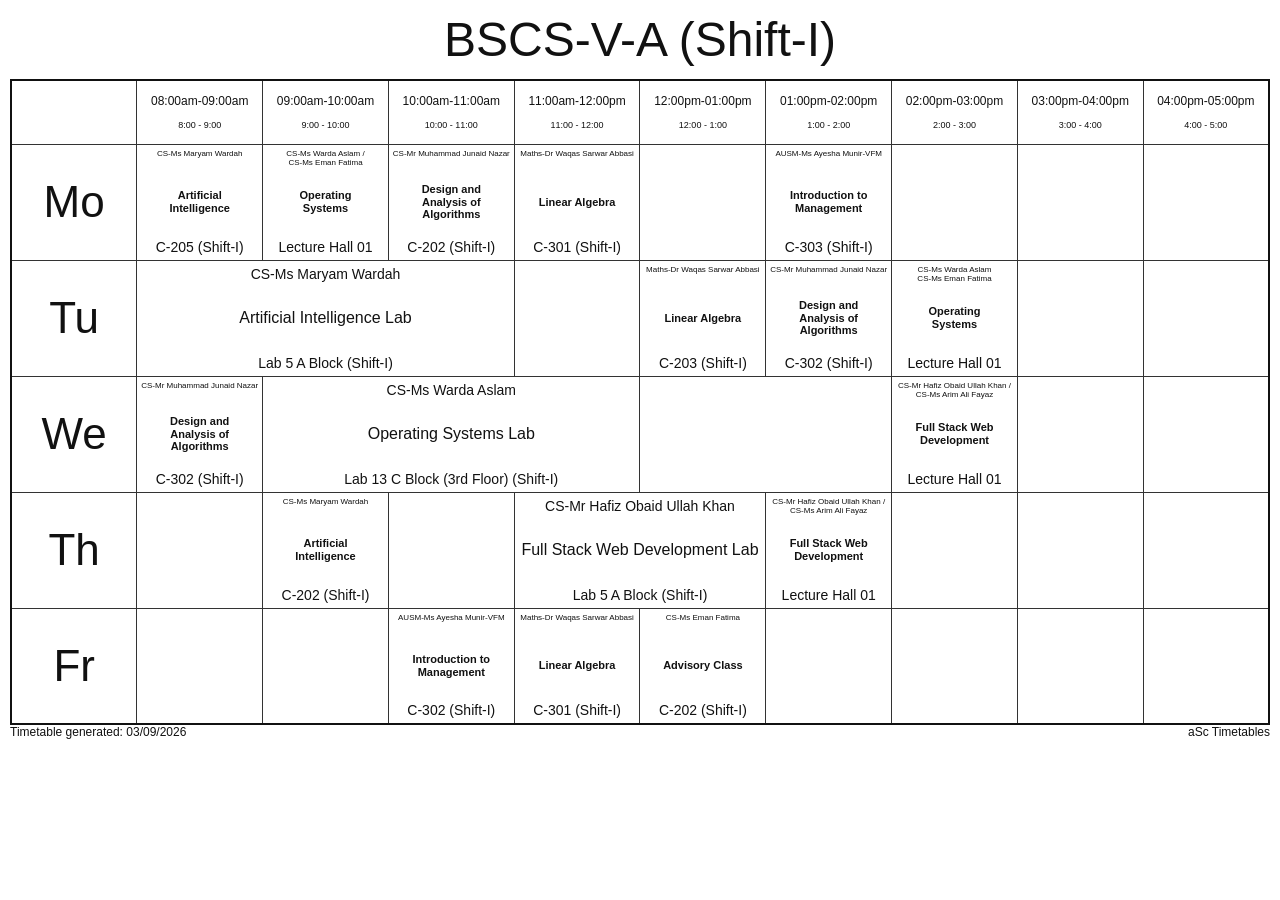
<file: Task - 1 - Timetable/index.html>
<!doctype html>
<html lang="en">
<head>
  <meta charset="utf-8">
  <meta name="viewport" content="width=device-width, initial-scale=1">
  <title>BScS-V-A (Shift-I) Timetable</title>
  <link rel="stylesheet" href="style.css">
</head>
<body>
  <main class="page">
    <h1>BSCS-V-A <span>(Shift-I)</span></h1>
    <div class="table-wrap">
      <table aria-label="Weekly class timetable">
        <thead>
          <tr class="time-row">
            <th class="day-heading"><span class="university">Air Uni</span></th>
            <th>08:00am-09:00am<small>8:00 - 9:00</small></th>
            <th>09:00am-10:00am<small>9:00 - 10:00</small></th>
            <th>10:00am-11:00am<small>10:00 - 11:00</small></th>
            <th>11:00am-12:00pm<small>11:00 - 12:00</small></th>
            <th>12:00pm-01:00pm<small>12:00 - 1:00</small></th>
            <th>01:00pm-02:00pm<small>1:00 - 2:00</small></th>
            <th>02:00pm-03:00pm<small>2:00 - 3:00</small></th>
            <th>03:00pm-04:00pm<small>3:00 - 4:00</small></th>
            <th>04:00pm-05:00pm<small>4:00 - 5:00</small></th>
          </tr>
        </thead>
        <tbody>
          <tr>
            <th class="day">Mo</th>
            <td><div class="teacher">CS-Ms Maryam Wardah</div><b>Artificial<br>Intelligence</b><span class="room">C-205 (Shift-I)</span></td>
            <td><div class="teacher">CS-Ms Warda Aslam /<br>CS-Ms Eman Fatima</div><b>Operating<br>Systems</b><span class="room">Lecture Hall 01</span></td>
            <td><div class="teacher">CS-Mr Muhammad Junaid Nazar</div><b>Design and<br>Analysis of<br>Algorithms</b><span class="room">C-202 (Shift-I)</span></td>
            <td><div class="teacher">Maths-Dr Waqas Sarwar Abbasi</div><b>Linear Algebra</b><span class="room">C-301 (Shift-I)</span></td>
            <td></td>
            <td><div class="teacher">AUSM-Ms Ayesha Munir-VFM</div><b>Introduction to<br>Management</b><span class="room">C-303 (Shift-I)</span></td>
            <td></td><td></td><td></td>
          </tr>
          <tr>
            <th class="day">Tu</th>
            <td colspan="3" class="lab"><div class="teacher">CS-Ms Maryam Wardah</div><b>Artificial Intelligence Lab</b><span class="room">Lab 5 A Block (Shift-I)</span></td>
            <td></td>
            <td><div class="teacher">Maths-Dr Waqas Sarwar Abbasi</div><b>Linear Algebra</b><span class="room">C-203 (Shift-I)</span></td>
            <td><div class="teacher">CS-Mr Muhammad Junaid Nazar</div><b>Design and<br>Analysis of<br>Algorithms</b><span class="room">C-302 (Shift-I)</span></td>
            <td><div class="teacher">CS-Ms Warda Aslam<br>CS-Ms Eman Fatima</div><b>Operating<br>Systems</b><span class="room">Lecture Hall 01</span></td><td></td><td></td>
          </tr>
          <tr>
            <th class="day">We</th>
            <td><div class="teacher">CS-Mr Muhammad Junaid Nazar</div><b>Design and<br>Analysis of<br>Algorithms</b><span class="room">C-302 (Shift-I)</span></td>
            <td colspan="3" class="lab"><div class="teacher">CS-Ms Warda Aslam</div><b>Operating Systems Lab</b><span class="room">Lab 13 C Block (3rd Floor) (Shift-I)</span></td>
            <td colspan="2"></td>
            <td><div class="teacher">CS-Mr Hafiz Obaid Ullah Khan / CS-Ms Arim Ali Fayaz</div><b>Full Stack Web<br>Development</b><span class="room">Lecture Hall 01</span></td><td></td><td></td>
          </tr>
          <tr>
            <th class="day">Th</th>
            <td></td>
            <td><div class="teacher">CS-Ms Maryam Wardah</div><b>Artificial<br>Intelligence</b><span class="room">C-202 (Shift-I)</span></td>
            <td></td>
            <td colspan="2" class="lab"><div class="teacher">CS-Mr Hafiz Obaid Ullah Khan</div><b>Full Stack Web Development Lab</b><span class="room">Lab 5 A Block (Shift-I)</span></td>
            <td><div class="teacher">CS-Mr Hafiz Obaid Ullah Khan / CS-Ms Arim Ali Fayaz</div><b>Full Stack Web<br>Development</b><span class="room">Lecture Hall 01</span></td><td></td><td></td>
          </tr>
          <tr>
            <th class="day">Fr</th>
            <td></td><td></td>
            <td><div class="teacher">AUSM-Ms Ayesha Munir-VFM</div><b>Introduction to<br>Management</b><span class="room">C-302 (Shift-I)</span></td>
            <td><div class="teacher">Maths-Dr Waqas Sarwar Abbasi</div><b>Linear Algebra</b><span class="room">C-301 (Shift-I)</span></td>
            <td><div class="teacher">CS-Ms Eman Fatima</div><b>Advisory Class</b><span class="room">C-202 (Shift-I)</span></td>
            <td></td><td></td><td></td><td></td>
          </tr>
        </tbody>
      </table>
    </div>
    <footer><span>Timetable generated: 03/09/2026</span><span>aSc Timetables</span></footer>
  </main>
</body>
</html>
</file>
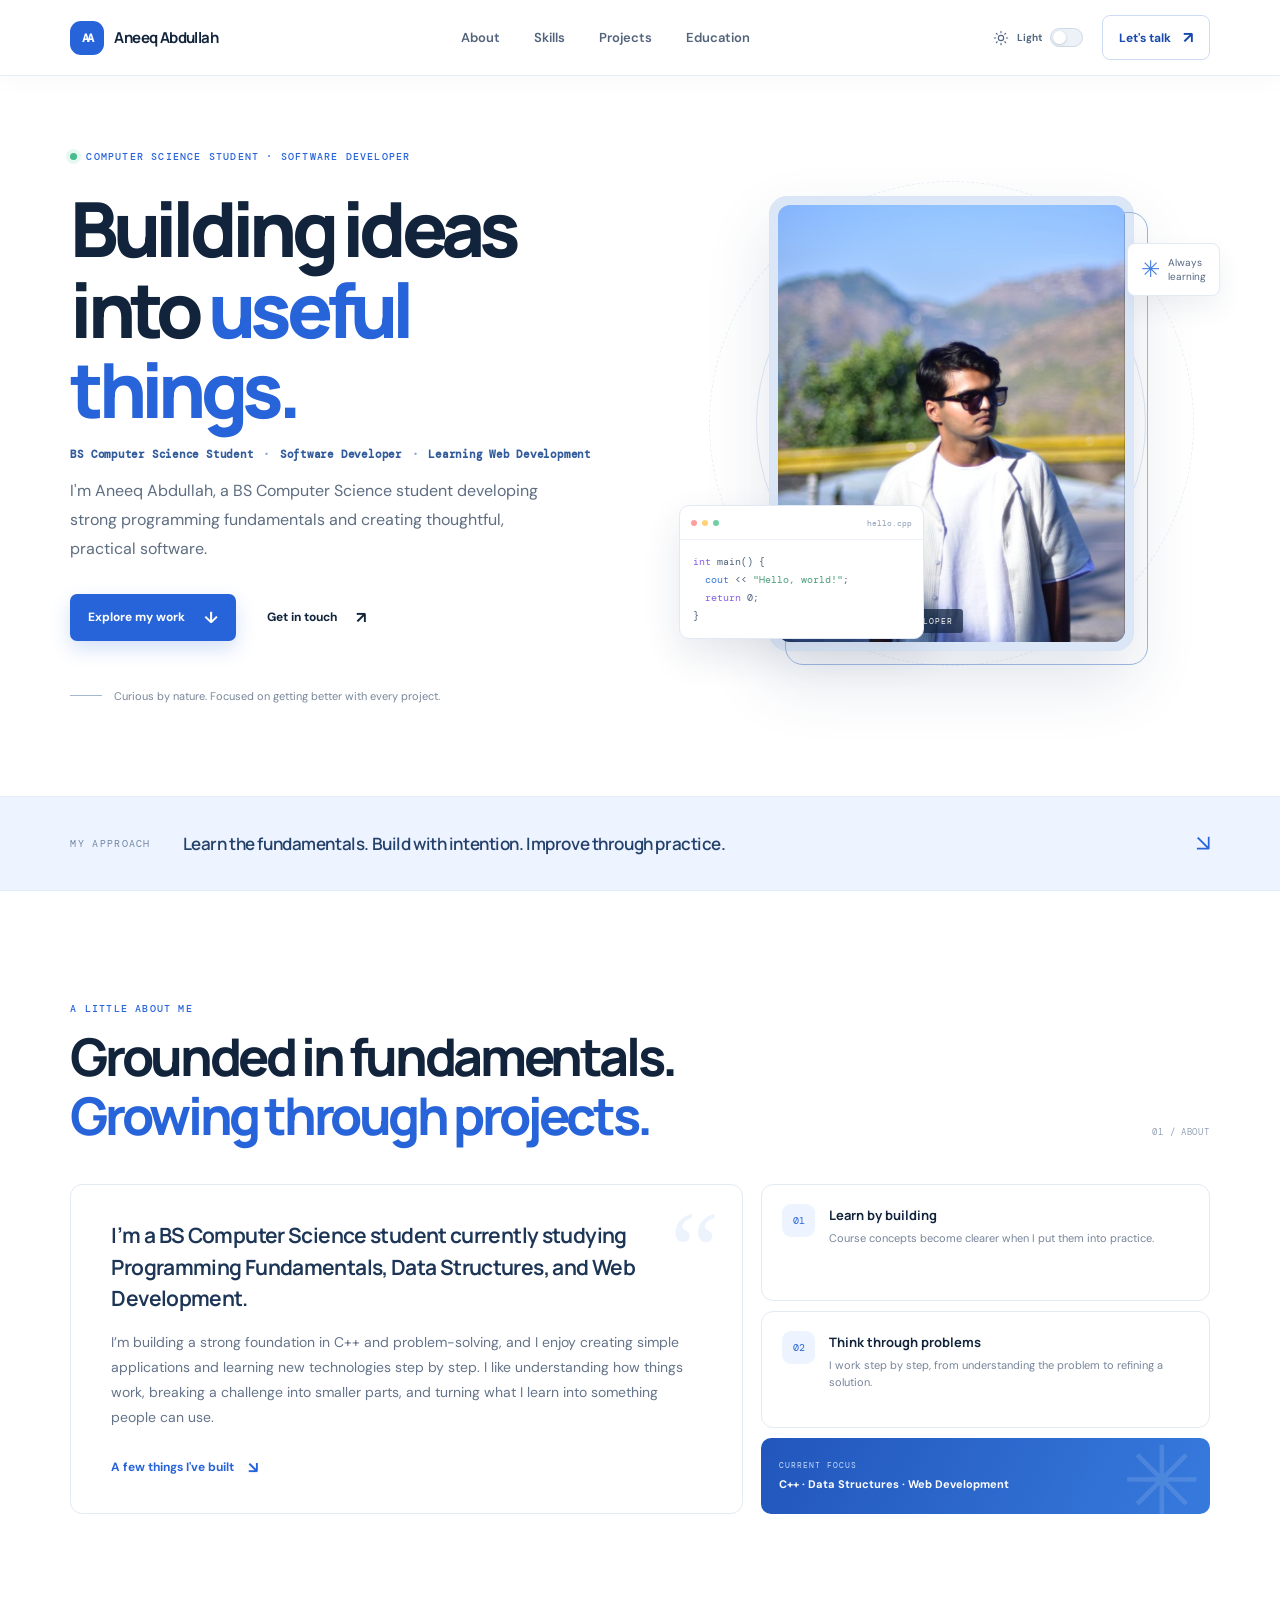
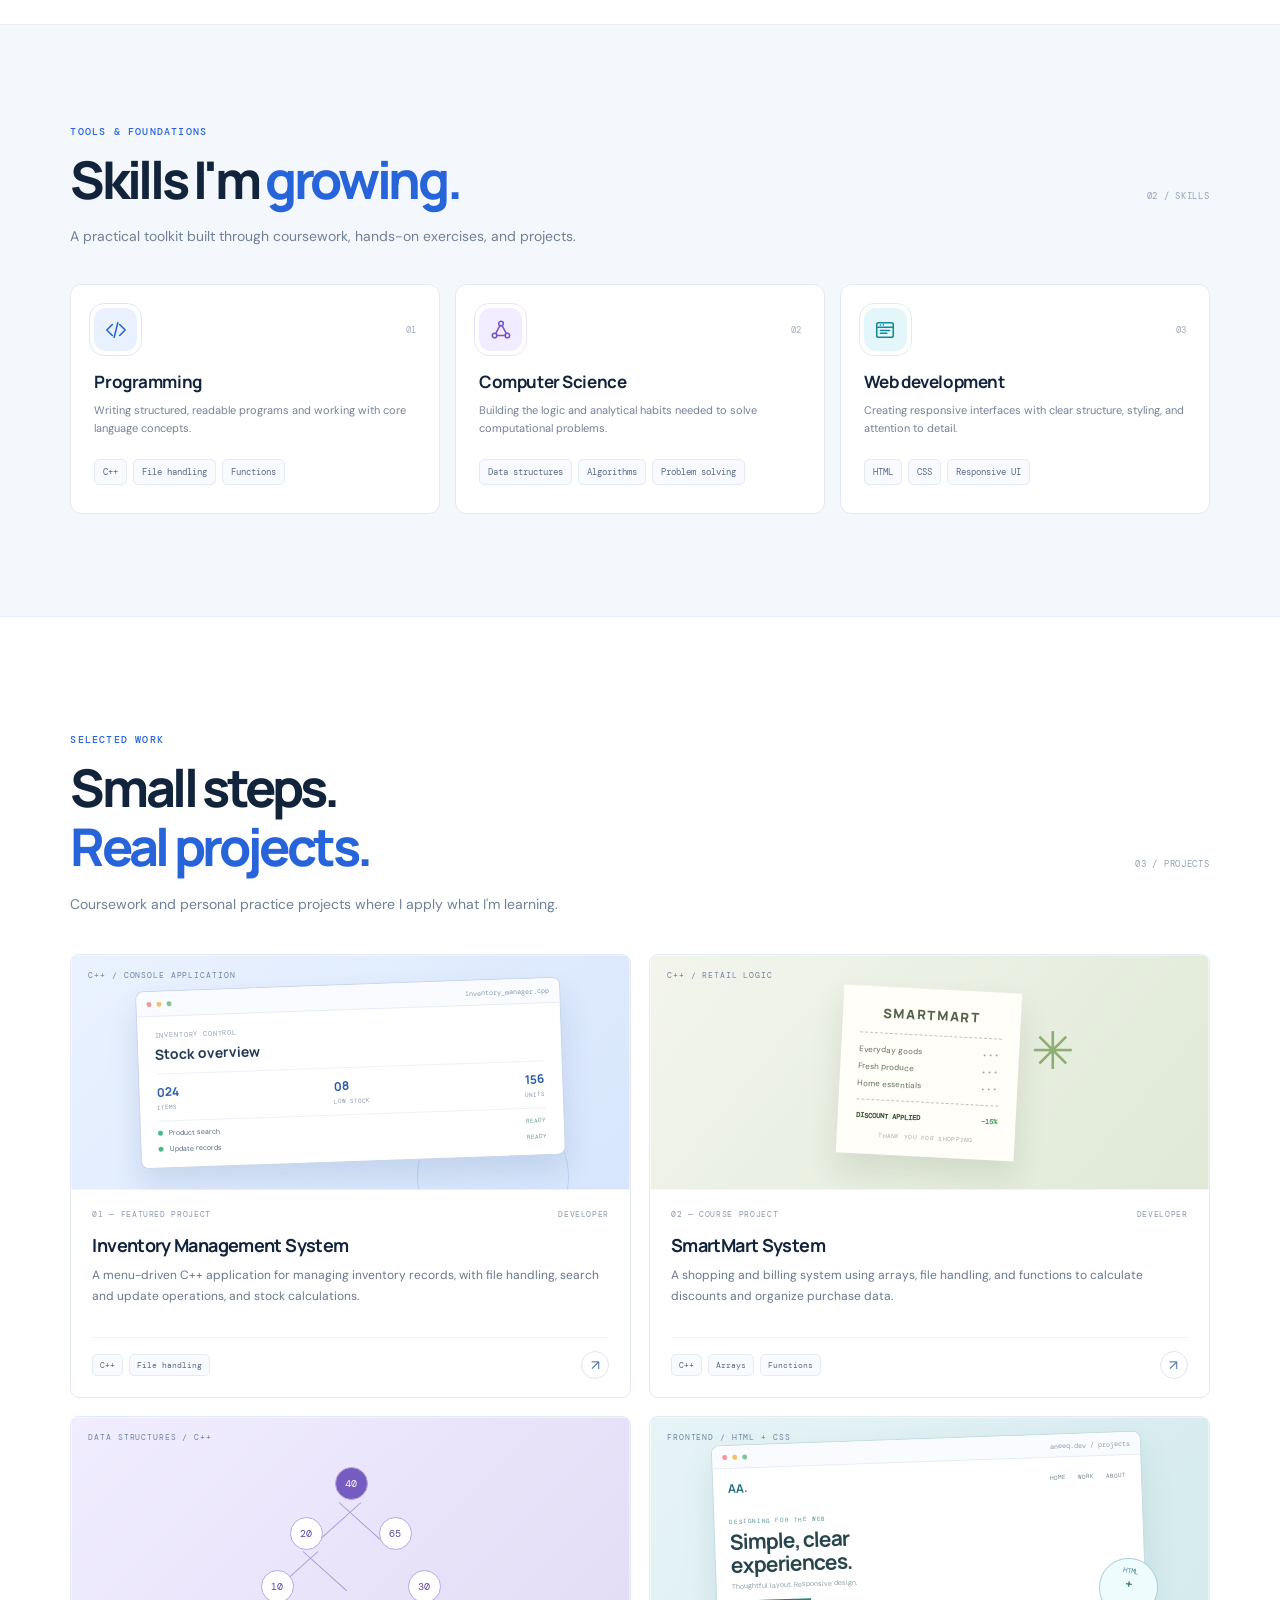
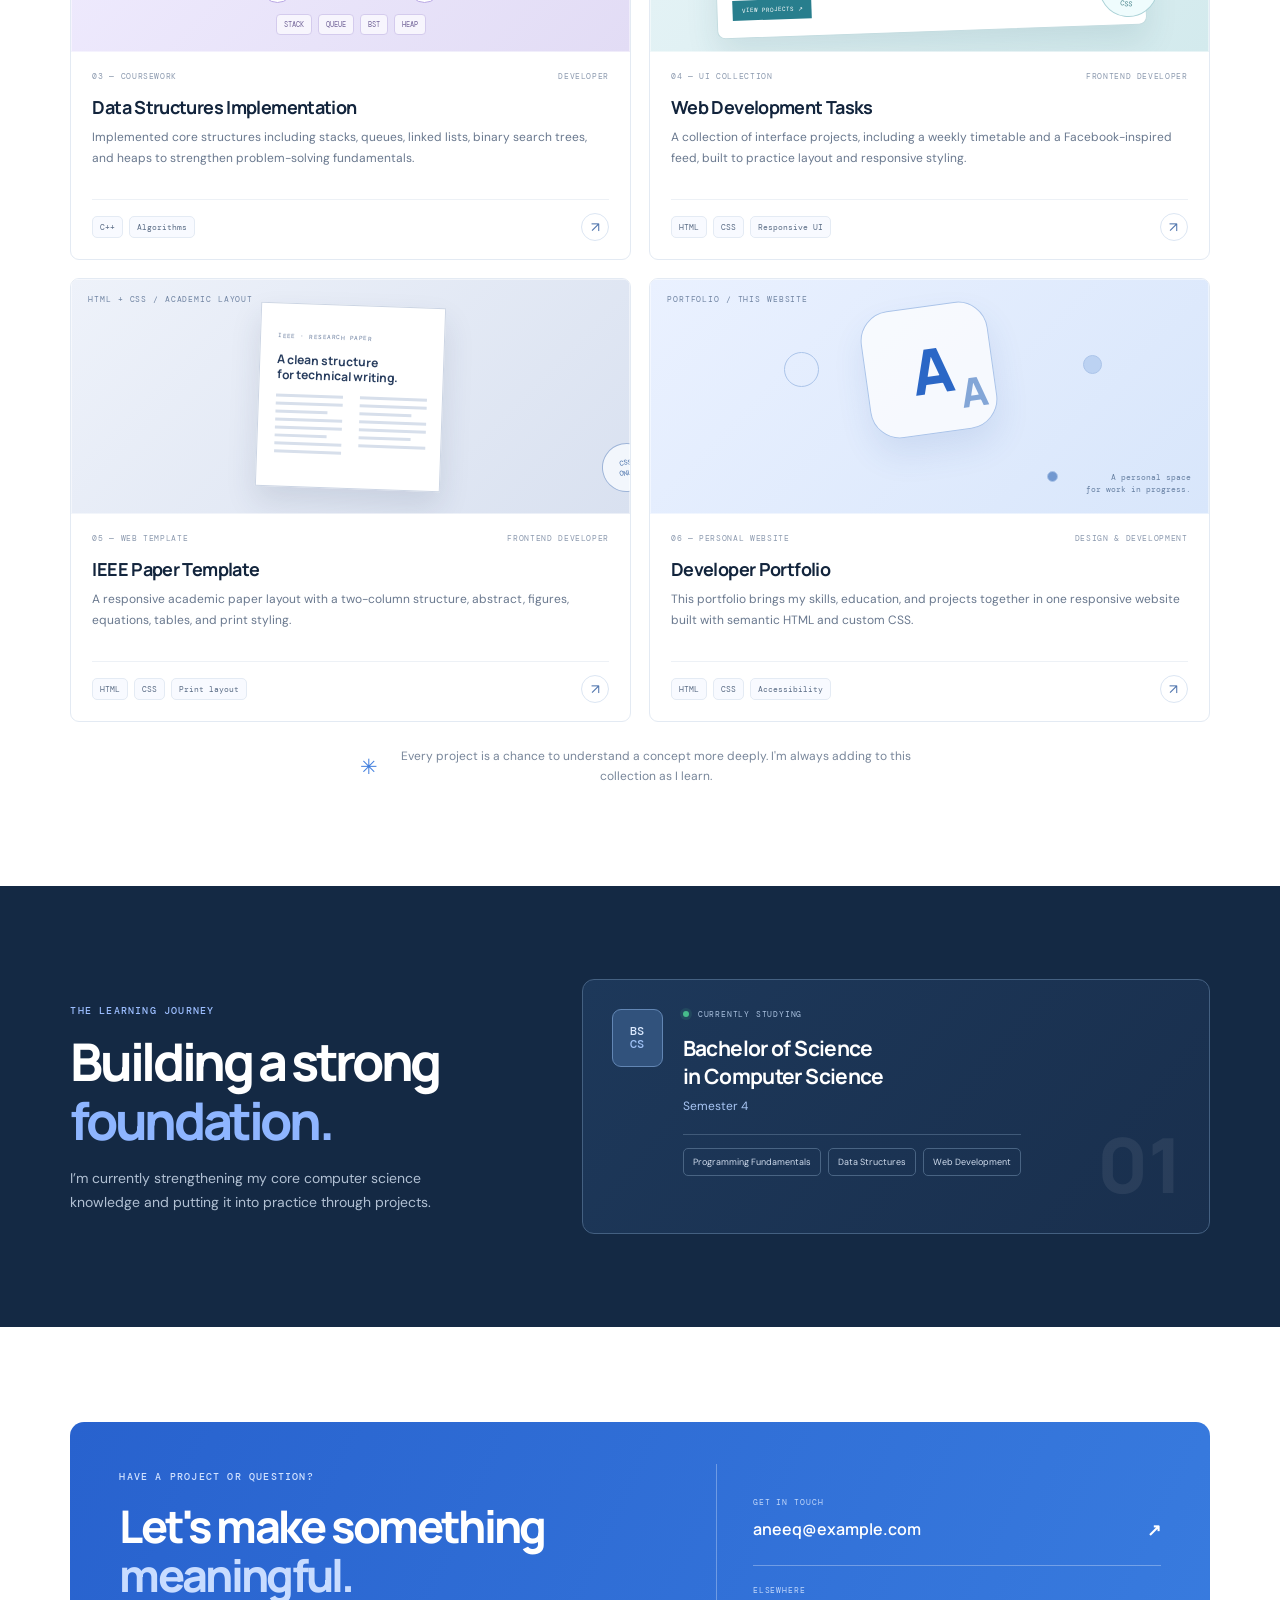
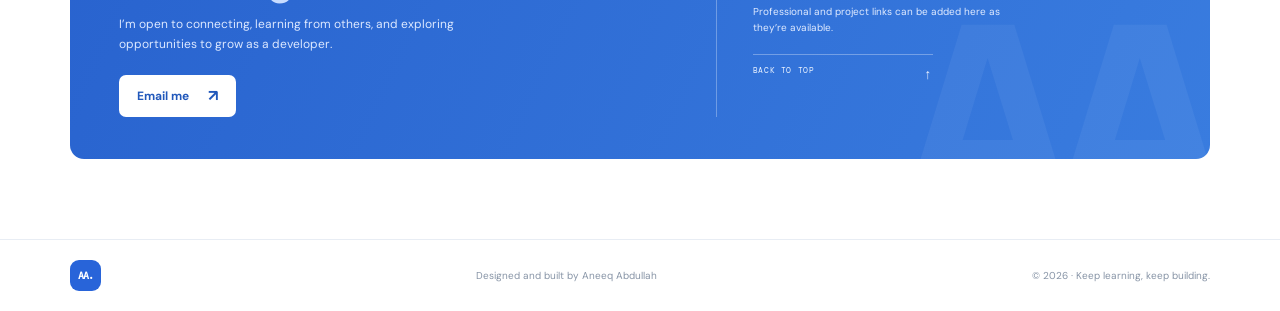
<file: Task - 3 - Portfolio/index.html>
<!doctype html>
<html lang="en">
<head>
  <meta charset="utf-8">
  <meta name="viewport" content="width=device-width, initial-scale=1">
  <meta name="description" content="Aneeq Abdullah's software development and computer science portfolio.">
  <title>Aneeq Abdullah | Software Developer</title>
  <link rel="stylesheet" href="style.css">
</head>
<body>
  <input class="theme-checkbox" type="checkbox" id="theme-toggle" aria-label="Toggle dark mode">
  <div class="portfolio-site">
  <header class="site-header">
    <a class="wordmark" href="#home" aria-label="Aneeq Abdullah home"><span>AA</span><strong>Aneeq Abdullah</strong></a>
    <nav class="main-nav" aria-label="Main navigation">
      <a href="#about">About</a><a href="#skills">Skills</a><a href="#projects">Projects</a><a href="#education">Education</a>
    </nav>
    <div class="header-actions"><label class="theme-toggle" for="theme-toggle" title="Switch color theme"><svg class="theme-sun" viewBox="0 0 24 24" aria-hidden="true"><circle cx="12" cy="12" r="4"/><path d="M12 2v2m0 16v2M4.93 4.93l1.42 1.42m11.3 11.3 1.42 1.42M2 12h2m16 0h2M4.93 19.07l1.42-1.42m11.3-11.3 1.42-1.42"/></svg><svg class="theme-moon" viewBox="0 0 24 24" aria-hidden="true"><path d="M20.5 15.5A8.5 8.5 0 0 1 8.5 3.5 8.5 8.5 0 1 0 20.5 15.5Z"/></svg><span class="theme-label">Light</span><span class="switch-track"><i></i></span></label><a class="header-contact" href="#contact">Let's talk <span aria-hidden="true">↗</span></a></div>
  </header>

  <main id="home">
    <section class="hero section-shell">
      <div class="hero-copy">
        <div class="eyebrow"><span class="status-dot"></span> COMPUTER SCIENCE STUDENT · SOFTWARE DEVELOPER</div>
        <h1>Building ideas<br>into <span>useful things.</span></h1>
        <p class="hero-tagline">BS Computer Science Student <i>·</i> Software Developer <i>·</i> Learning Web Development</p>
        <p class="hero-lede">I'm Aneeq Abdullah, a BS Computer Science student developing strong programming fundamentals and creating thoughtful, practical software.</p>
        <div class="hero-actions"><a class="button button-primary" href="#projects">Explore my work <span aria-hidden="true">↓</span></a><a class="button button-quiet" href="mailto:aneeq@example.com">Get in touch <span aria-hidden="true">↗</span></a></div>
        <div class="hero-note"><span class="note-line"></span><span>Curious by nature. Focused on getting better with every project.</span></div>
      </div>
      <div class="hero-visual">
        <div class="photo-frame"><img src="./aneeq-photo.jpg" alt="Aneeq Abdullah outdoors"><span class="photo-caption">ANEEQ ABDULLAH <i>·</i> DEVELOPER</span></div>
        <div class="floating-card code-card"><div class="code-top"><span></span><span></span><span></span><b>hello.cpp</b></div><pre><span class="code-purple">int</span> main() {
  <span class="code-blue">cout</span> &lt;&lt; <span class="code-green">"Hello, world!"</span>;
  <span class="code-purple">return</span> 0;
}</pre></div>
        <div class="hero-badge"><span class="badge-spark">✳</span><span>Always<br>learning</span></div>
        <span class="visual-orbit orbit-one"></span><span class="visual-orbit orbit-two"></span>
      </div>
    </section>

    <section class="intro-strip"><div class="section-shell strip-content"><span class="strip-label">MY APPROACH</span><p>Learn the fundamentals. Build with intention. Improve through practice.</p><span class="strip-arrow" aria-hidden="true">↘</span></div></section>

    <section class="content-section section-shell" id="about">
      <div class="section-heading"><div><span class="eyebrow section-kicker">A LITTLE ABOUT ME</span><h2>Grounded in fundamentals.<br><span>Growing through projects.</span></h2></div><span class="section-index">01 / ABOUT</span></div>
      <div class="about-grid">
        <article class="about-main card-surface"><span class="big-quote" aria-hidden="true">“</span><p class="about-lead">I’m a BS Computer Science student currently studying Programming Fundamentals, Data Structures, and Web Development.</p><p>I’m building a strong foundation in C++ and problem-solving, and I enjoy creating simple applications and learning new technologies step by step. I like understanding how things work, breaking a challenge into smaller parts, and turning what I learn into something people can use.</p><a class="text-link" href="#projects">A few things I've built <span aria-hidden="true">↘</span></a></article>
        <aside class="about-side">
          <div class="mini-card card-surface"><span class="mini-icon">01</span><div><strong>Learn by building</strong><p>Course concepts become clearer when I put them into practice.</p></div></div>
          <div class="mini-card card-surface"><span class="mini-icon">02</span><div><strong>Think through problems</strong><p>I work step by step, from understanding the problem to refining a solution.</p></div></div>
          <div class="focus-card"><span class="focus-label">CURRENT FOCUS</span><strong>C++ · Data Structures · Web Development</strong><span class="focus-decoration" aria-hidden="true">✳</span></div>
        </aside>
      </div>
    </section>

    <section class="skills-section" id="skills"><div class="section-shell">
      <div class="section-heading"><div><span class="eyebrow section-kicker">TOOLS & FOUNDATIONS</span><h2>Skills I'm <span>growing.</span></h2></div><span class="section-index">02 / SKILLS</span></div>
      <p class="section-intro">A practical toolkit built through coursework, hands-on exercises, and projects.</p>
      <div class="skills-grid">
        <article class="skill-card"><div class="skill-card-top"><span class="skill-symbol symbol-blue"><svg viewBox="0 0 24 24" aria-hidden="true"><path d="m8 6-6 6 6 6M16 6l6 6-6 6M14 4l-4 16"/></svg></span><span class="skill-number">01</span></div><h3>Programming</h3><p>Writing structured, readable programs and working with core language concepts.</p><div class="skill-tags"><span>C++</span><span>File handling</span><span>Functions</span></div></article>
        <article class="skill-card"><div class="skill-card-top"><span class="skill-symbol symbol-violet"><svg viewBox="0 0 24 24" aria-hidden="true"><circle cx="12" cy="5" r="2.5"/><circle cx="5" cy="18" r="2.5"/><circle cx="19" cy="18" r="2.5"/><path d="m10.8 7.2-4.5 8.5m6.9-8.5 4.5 8.5M7.5 18h9"/></svg></span><span class="skill-number">02</span></div><h3>Computer Science</h3><p>Building the logic and analytical habits needed to solve computational problems.</p><div class="skill-tags"><span>Data structures</span><span>Algorithms</span><span>Problem solving</span></div></article>
        <article class="skill-card"><div class="skill-card-top"><span class="skill-symbol symbol-cyan"><svg viewBox="0 0 24 24" aria-hidden="true"><rect x="3" y="4" width="18" height="16" rx="2"/><path d="M3 9h18M7 6.5h.1m3-.1h.1m-3.2 6.1h10m-10 3h7"/></svg></span><span class="skill-number">03</span></div><h3>Web development</h3><p>Creating responsive interfaces with clear structure, styling, and attention to detail.</p><div class="skill-tags"><span>HTML</span><span>CSS</span><span>Responsive UI</span></div></article>
      </div>
    </div></section>

    <section class="projects-section section-shell" id="projects">
      <div class="section-heading"><div><span class="eyebrow section-kicker">SELECTED WORK</span><h2>Small steps.<br><span>Real projects.</span></h2></div><span class="section-index">03 / PROJECTS</span></div>
      <p class="section-intro">Coursework and personal practice projects where I apply what I'm learning.</p>
      <div class="project-grid">
        <article class="project-card project-featured"><div class="project-art inventory-art"><span class="art-label">C++ / CONSOLE APPLICATION</span><div class="inventory-window"><div class="window-bar"><i></i><i></i><i></i><span>inventory_manager.cpp</span></div><div class="terminal-content"><span class="terminal-muted">INVENTORY CONTROL</span><strong>Stock overview</strong><div class="terminal-stats"><span><b>024</b> ITEMS</span><span><b>08</b> LOW STOCK</span><span><b>156</b> UNITS</span></div><div class="terminal-row"><i></i><span>Product search</span><b>READY</b></div><div class="terminal-row"><i></i><span>Update records</span><b>READY</b></div></div></div><span class="art-orb"></span></div><div class="project-body"><div class="project-meta"><span>01 — FEATURED PROJECT</span><span>DEVELOPER</span></div><h3>Inventory Management System</h3><p>A menu-driven C++ application for managing inventory records, with file handling, search and update operations, and stock calculations.</p><div class="project-footer"><div class="project-tools"><span>C++</span><span>File handling</span></div><span class="project-mark" aria-hidden="true">↗</span></div></div></article>
        <article class="project-card"><div class="project-art mart-art"><span class="art-label">C++ / RETAIL LOGIC</span><div class="mart-receipt"><span>SMARTMART</span><i></i><div><b>Everyday goods</b><b>Fresh produce</b><b>Home essentials</b></div><i></i><strong>DISCOUNT APPLIED <em>−15%</em></strong><small>THANK YOU FOR SHOPPING</small></div><span class="mart-spark">✳</span></div><div class="project-body"><div class="project-meta"><span>02 — COURSE PROJECT</span><span>DEVELOPER</span></div><h3>SmartMart System</h3><p>A shopping and billing system using arrays, file handling, and functions to calculate discounts and organize purchase data.</p><div class="project-footer"><div class="project-tools"><span>C++</span><span>Arrays</span><span>Functions</span></div><span class="project-mark" aria-hidden="true">↗</span></div></div></article>
        <article class="project-card"><div class="project-art structures-art"><span class="art-label">DATA STRUCTURES / C++</span><div class="tree-diagram"><span class="tree-node root-node">40</span><i class="tree-line left-line"></i><i class="tree-line right-line"></i><span class="tree-node node-left">20</span><span class="tree-node node-right">65</span><i class="tree-line left-low"></i><i class="tree-line right-low"></i><span class="tree-node node-low-left">10</span><span class="tree-node node-low-right">30</span></div><div class="structure-pills"><span>STACK</span><span>QUEUE</span><span>BST</span><span>HEAP</span></div></div><div class="project-body"><div class="project-meta"><span>03 — COURSEWORK</span><span>DEVELOPER</span></div><h3>Data Structures Implementation</h3><p>Implemented core structures including stacks, queues, linked lists, binary search trees, and heaps to strengthen problem-solving fundamentals.</p><div class="project-footer"><div class="project-tools"><span>C++</span><span>Algorithms</span></div><span class="project-mark" aria-hidden="true">↗</span></div></div></article>
        <article class="project-card"><div class="project-art web-art"><span class="art-label">FRONTEND / HTML + CSS</span><div class="browser-window"><div class="browser-bar"><i></i><i></i><i></i><span>aneeq.dev / projects</span></div><div class="browser-content"><div class="browser-nav"><b>AA.</b><span>HOME&nbsp;&nbsp; WORK&nbsp;&nbsp; ABOUT</span></div><div class="browser-hero"><small>DESIGNING FOR THE WEB</small><strong>Simple, clear<br>experiences.</strong><span>Thoughtful layout. Responsive design.</span><i>VIEW PROJECTS ↗</i></div></div></div><span class="web-sticker">HTML<br><b>+</b><br>CSS</span></div><div class="project-body"><div class="project-meta"><span>04 — UI COLLECTION</span><span>FRONTEND DEVELOPER</span></div><h3>Web Development Tasks</h3><p>A collection of interface projects, including a weekly timetable and a Facebook-inspired feed, built to practice layout and responsive styling.</p><div class="project-footer"><div class="project-tools"><span>HTML</span><span>CSS</span><span>Responsive UI</span></div><span class="project-mark" aria-hidden="true">↗</span></div></div></article>
        <article class="project-card"><div class="project-art ieee-art"><span class="art-label">HTML + CSS / ACADEMIC LAYOUT</span><div class="paper-preview"><span>IEEE · RESEARCH PAPER</span><b>A clean structure<br>for technical writing.</b><div class="paper-columns"><i></i><i></i><i></i><i></i><i></i><i></i><i></i><i></i></div><div class="paper-columns second-col"><i></i><i></i><i></i><i></i><i></i><i></i><i></i></div></div><span class="paper-stamp">CSS<br>ONLY</span></div><div class="project-body"><div class="project-meta"><span>05 — WEB TEMPLATE</span><span>FRONTEND DEVELOPER</span></div><h3>IEEE Paper Template</h3><p>A responsive academic paper layout with a two-column structure, abstract, figures, equations, tables, and print styling.</p><div class="project-footer"><div class="project-tools"><span>HTML</span><span>CSS</span><span>Print layout</span></div><span class="project-mark" aria-hidden="true">↗</span></div></div></article>
        <article class="project-card more-project"><div class="project-art portfolio-art"><span class="art-label">PORTFOLIO / THIS WEBSITE</span><div class="portfolio-monogram">A<span>A</span></div><div class="portfolio-shapes"><i></i><i></i><i></i></div><span class="portfolio-caption">A personal space<br>for work in progress.</span></div><div class="project-body"><div class="project-meta"><span>06 — PERSONAL WEBSITE</span><span>DESIGN & DEVELOPMENT</span></div><h3>Developer Portfolio</h3><p>This portfolio brings my skills, education, and projects together in one responsive website built with semantic HTML and custom CSS.</p><div class="project-footer"><div class="project-tools"><span>HTML</span><span>CSS</span><span>Accessibility</span></div><span class="project-mark" aria-hidden="true">↗</span></div></div></article>
      </div>
      <div class="project-note"><span class="note-star">✳</span><p>Every project is a chance to understand a concept more deeply. I'm always adding to this collection as I learn.</p></div>
    </section>

    <section class="education-section" id="education"><div class="section-shell education-layout">
      <div><span class="eyebrow section-kicker">THE LEARNING JOURNEY</span><h2>Building a strong<br><span>foundation.</span></h2><p class="section-intro">I’m currently strengthening my core computer science knowledge and putting it into practice through projects.</p></div>
      <article class="education-card"><div class="education-badge">BS<br><span>CS</span></div><div class="education-content"><span class="education-status"><i></i> CURRENTLY STUDYING</span><h3>Bachelor of Science<br>in Computer Science</h3><p class="education-level">Semester 4</p><div class="education-divider"></div><div class="course-list"><span>Programming Fundamentals</span><span>Data Structures</span><span>Web Development</span></div></div><span class="education-index">01</span></article>
    </div></section>

    <section class="contact-section section-shell" id="contact"><div class="contact-panel"><div class="contact-copy"><span class="eyebrow">HAVE A PROJECT OR QUESTION?</span><h2>Let's make something<br><span>meaningful.</span></h2><p>I’m open to connecting, learning from others, and exploring opportunities to grow as a developer.</p><a class="button button-light" href="mailto:aneeq@example.com">Email me <span aria-hidden="true">↗</span></a></div><div class="contact-details"><span class="contact-label">GET IN TOUCH</span><a class="email-link" href="mailto:aneeq@example.com">aneeq@example.com <span aria-hidden="true">↗</span></a><div class="contact-rule"></div><span class="contact-label">ELSEWHERE</span><p class="social-note">Professional and project links can be added here as they’re available.</p><a class="back-top" href="#home">BACK TO TOP <span aria-hidden="true">↑</span></a></div><span class="contact-decoration" aria-hidden="true">AA</span></div></section>
  </main>

  <footer class="site-footer"><a class="footer-mark" href="#home">AA.</a><span>Designed and built by Aneeq Abdullah</span><span>© 2026 · Keep learning, keep building.</span></footer>
  </div>
</body>
</html>
</file>
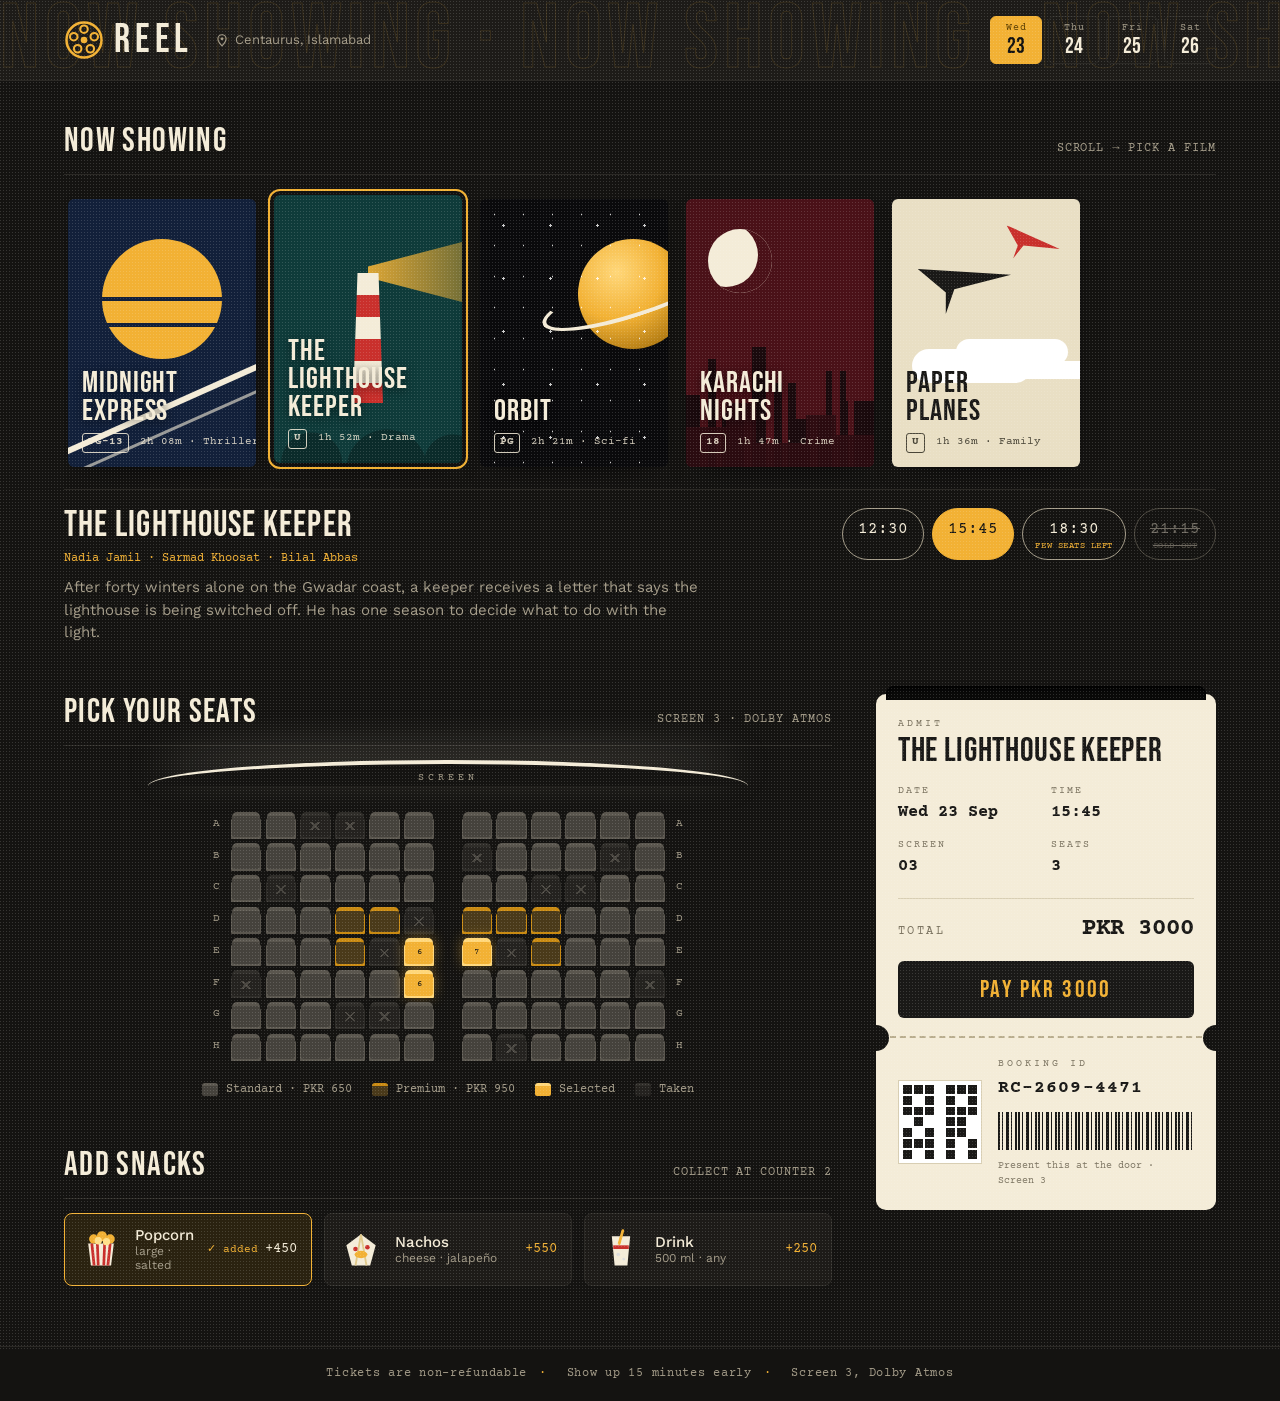
<file: TASK - 4 - CUSTOM UI/index.html>
<!DOCTYPE html>
<html lang="en">
<head>
  <meta charset="UTF-8">
  <meta name="viewport" content="width=device-width, initial-scale=1.0">
  <meta name="author" content="Aneeq">
  <meta name="description" content="Reel Cinema — pick a film, a showtime and your seats. A ticket-booking interface built with HTML and CSS only.">
  <title>Reel Cinema — Book your seats</title>
  <link rel="preconnect" href="https://fonts.googleapis.com">
  <link rel="preconnect" href="https://fonts.gstatic.com" crossorigin>
  <link href="https://fonts.googleapis.com/css2?family=Bebas+Neue&family=Work+Sans:wght@400;500;600&family=Courier+Prime:wght@400;700&display=swap" rel="stylesheet">
  <link rel="stylesheet" href="style.css">
</head>
<body>
<!--
  HOW THE LIVE TOTAL WORKS (no JavaScript)
  ----------------------------------------
  <main> resets two CSS counters: "seats" and "amount".
  Every seat / snack is a hidden checkbox followed by its <label>.
  When a checkbox is :checked, the label does counter-increment
  (standard seat: seats 1, amount 650 . premium seat: seats 1, amount 950 .
  snacks: amount only). The ticket stub sits AFTER all the checkboxes in
  the document, so its ::after pseudo-elements can print counter(seats)
  and counter(amount). Untick a seat and the total drops instantly.
-->

  <!-- film grain overlay -->
  <div class="grain" aria-hidden="true"></div>

  <!-- ============================================================ HEADER -->
  <header class="topbar">
    <div class="marquee" aria-hidden="true"><span>NOW SHOWING · NOW SHOWING · NOW SHOWING · NOW SHOWING · NOW SHOWING · NOW SHOWING · </span><span>NOW SHOWING · NOW SHOWING · NOW SHOWING · NOW SHOWING · NOW SHOWING · NOW SHOWING · </span></div>
    <div class="topbar-inner">
      <a class="brand" href="#" aria-label="Reel Cinema">
        <svg class="reel" viewBox="0 0 48 48" width="40" height="40" aria-hidden="true">
          <circle cx="24" cy="24" r="21" fill="none" stroke="currentColor" stroke-width="3"/>
          <circle cx="24" cy="24" r="4" fill="currentColor"/>
          <circle cx="24" cy="11" r="4.5" fill="none" stroke="currentColor" stroke-width="2.5"/>
          <circle cx="36.3" cy="20" r="4.5" fill="none" stroke="currentColor" stroke-width="2.5"/>
          <circle cx="31.6" cy="34.5" r="4.5" fill="none" stroke="currentColor" stroke-width="2.5"/>
          <circle cx="16.4" cy="34.5" r="4.5" fill="none" stroke="currentColor" stroke-width="2.5"/>
          <circle cx="11.7" cy="20" r="4.5" fill="none" stroke="currentColor" stroke-width="2.5"/>
        </svg>
        <span class="wordmark">REEL</span>
      </a>
      <p class="venue">
        <svg viewBox="0 0 24 24" width="14" height="14" aria-hidden="true"><path d="M12 22s7-6.5 7-12a7 7 0 1 0-14 0c0 5.5 7 12 7 12z" fill="none" stroke="currentColor" stroke-width="2"/><circle cx="12" cy="10" r="2.5" fill="currentColor"/></svg>
        Centaurus, Islamabad
      </p>
      <nav class="dates" aria-label="Pick a date">
        <input type="radio" name="date" id="d1" class="vh" checked><label for="d1"><small>Wed</small>23</label>
        <input type="radio" name="date" id="d2" class="vh"><label for="d2"><small>Thu</small>24</label>
        <input type="radio" name="date" id="d3" class="vh"><label for="d3"><small>Fri</small>25</label>
        <input type="radio" name="date" id="d4" class="vh"><label for="d4"><small>Sat</small>26</label>
      </nav>
    </div>
  </header>

  <main class="app">

    <!-- ============================================================ NOW SHOWING -->
    <section class="showing" aria-labelledby="ns-title">
      <div class="section-title"><h2 id="ns-title">Now showing</h2><span class="hint">scroll → pick a film</span></div>

      <div class="posters">
        <input type="radio" name="film" id="m1" class="vh">
        <label for="m1" class="poster p1">
          <span class="art"><i class="sun"></i><i class="rail"></i><i class="rail r2"></i></span>
          <span class="ptitle">Midnight<br>Express</span>
          <span class="pmeta"><b class="rating">PG-13</b> 2h 08m · Thriller</span>
        </label>

        <input type="radio" name="film" id="m2" class="vh" checked>
        <label for="m2" class="poster p2">
          <span class="art"><i class="beam"></i><i class="tower"></i><i class="wave"></i></span>
          <span class="ptitle">The Lighthouse<br>Keeper</span>
          <span class="pmeta"><b class="rating">U</b> 1h 52m · Drama</span>
        </label>

        <input type="radio" name="film" id="m3" class="vh">
        <label for="m3" class="poster p3">
          <span class="art"><i class="planet"></i><i class="ring"></i><i class="stars"></i></span>
          <span class="ptitle">Orbit</span>
          <span class="pmeta"><b class="rating">PG</b> 2h 21m · Sci-fi</span>
        </label>

        <input type="radio" name="film" id="m4" class="vh">
        <label for="m4" class="poster p4">
          <span class="art"><i class="city"></i><i class="city c2"></i><i class="moon"></i></span>
          <span class="ptitle">Karachi<br>Nights</span>
          <span class="pmeta"><b class="rating">18</b> 1h 47m · Crime</span>
        </label>

        <input type="radio" name="film" id="m5" class="vh">
        <label for="m5" class="poster p5">
          <span class="art"><i class="plane"></i><i class="plane pl2"></i><i class="cloud"></i></span>
          <span class="ptitle">Paper<br>Planes</span>
          <span class="pmeta"><b class="rating">U</b> 1h 36m · Family</span>
        </label>
      </div>

      <!-- one details panel per film; the checked radio above reveals it via :has() -->
      <div class="details">
        <article class="film f1">
          <h3>Midnight Express</h3>
          <p class="cast">Ahsan Khan · Sanam Saeed · Fawad Khan</p>
          <p>A night train from Lahore to Karachi, one missing passenger and twelve hours to find out who else knows. Shot almost entirely inside a moving carriage.</p>
        </article>
        <article class="film f2">
          <h3>The Lighthouse Keeper</h3>
          <p class="cast">Nadia Jamil · Sarmad Khoosat · Bilal Abbas</p>
          <p>After forty winters alone on the Gwadar coast, a keeper receives a letter that says the lighthouse is being switched off. He has one season to decide what to do with the light.</p>
        </article>
        <article class="film f3">
          <h3>Orbit</h3>
          <p class="cast">Mahira Khan · Ali Rehman · Sajal Aly</p>
          <p>Two engineers on a decaying satellite must agree on a single burn before the fuel runs out. Neither of them trusts the other's maths.</p>
        </article>
        <article class="film f4">
          <h3>Karachi Nights</h3>
          <p class="cast">Fahad Mustafa · Iqra Aziz · Nauman Ijaz</p>
          <p>A taxi driver, a courtroom stenographer and a stolen ledger. Three nights across the city, told out of order.</p>
        </article>
        <article class="film f5">
          <h3>Paper Planes</h3>
          <p class="cast">Hamza Ali Abbasi · Ayeza Khan</p>
          <p>A school in Skardu enters a national paper-plane contest with nothing but old exam sheets and a very windy playground.</p>
        </article>

        <div class="times" role="group" aria-label="Showtimes">
          <input type="radio" name="time" id="t1" class="vh"><label for="t1">12:30</label>
          <input type="radio" name="time" id="t2" class="vh" checked><label for="t2">15:45</label>
          <input type="radio" name="time" id="t3" class="vh"><label for="t3" class="few">18:30<small>few seats left</small></label>
          <input type="radio" name="time" id="t4" class="vh" disabled><label for="t4" class="sold">21:15<small>sold out</small></label>
        </div>
      </div>
    </section>

    <!-- ============================================================ BOOKING -->
    <section class="booking">
      <div class="left">
        <div class="section-title"><h2>Pick your seats</h2><span class="hint">Screen 3 · Dolby Atmos</span></div>

        <div class="screen" aria-hidden="true"><span>SCREEN</span></div>

        <div class="seatmap">
          <div class="row"><span class="row-label">A</span>
            <input type="checkbox" id="s-A1" class="seat-input"><label for="s-A1" class="seat" title="Seat A1"><span>1</span></label>
            <input type="checkbox" id="s-A2" class="seat-input"><label for="s-A2" class="seat" title="Seat A2"><span>2</span></label>
            <input type="checkbox" id="s-A3" class="seat-input" disabled><label for="s-A3" class="seat" title="Seat A3"><span>3</span></label>
            <input type="checkbox" id="s-A4" class="seat-input" disabled><label for="s-A4" class="seat" title="Seat A4"><span>4</span></label>
            <input type="checkbox" id="s-A5" class="seat-input"><label for="s-A5" class="seat" title="Seat A5"><span>5</span></label>
            <input type="checkbox" id="s-A6" class="seat-input"><label for="s-A6" class="seat" title="Seat A6"><span>6</span></label>
            <span class="aisle"></span>
            <input type="checkbox" id="s-A7" class="seat-input"><label for="s-A7" class="seat" title="Seat A7"><span>7</span></label>
            <input type="checkbox" id="s-A8" class="seat-input"><label for="s-A8" class="seat" title="Seat A8"><span>8</span></label>
            <input type="checkbox" id="s-A9" class="seat-input"><label for="s-A9" class="seat" title="Seat A9"><span>9</span></label>
            <input type="checkbox" id="s-A10" class="seat-input"><label for="s-A10" class="seat" title="Seat A10"><span>10</span></label>
            <input type="checkbox" id="s-A11" class="seat-input"><label for="s-A11" class="seat" title="Seat A11"><span>11</span></label>
            <input type="checkbox" id="s-A12" class="seat-input"><label for="s-A12" class="seat" title="Seat A12"><span>12</span></label>
          <span class="row-label">A</span></div>
          <div class="row"><span class="row-label">B</span>
            <input type="checkbox" id="s-B1" class="seat-input"><label for="s-B1" class="seat" title="Seat B1"><span>1</span></label>
            <input type="checkbox" id="s-B2" class="seat-input"><label for="s-B2" class="seat" title="Seat B2"><span>2</span></label>
            <input type="checkbox" id="s-B3" class="seat-input"><label for="s-B3" class="seat" title="Seat B3"><span>3</span></label>
            <input type="checkbox" id="s-B4" class="seat-input"><label for="s-B4" class="seat" title="Seat B4"><span>4</span></label>
            <input type="checkbox" id="s-B5" class="seat-input"><label for="s-B5" class="seat" title="Seat B5"><span>5</span></label>
            <input type="checkbox" id="s-B6" class="seat-input"><label for="s-B6" class="seat" title="Seat B6"><span>6</span></label>
            <span class="aisle"></span>
            <input type="checkbox" id="s-B7" class="seat-input" disabled><label for="s-B7" class="seat" title="Seat B7"><span>7</span></label>
            <input type="checkbox" id="s-B8" class="seat-input"><label for="s-B8" class="seat" title="Seat B8"><span>8</span></label>
            <input type="checkbox" id="s-B9" class="seat-input"><label for="s-B9" class="seat" title="Seat B9"><span>9</span></label>
            <input type="checkbox" id="s-B10" class="seat-input"><label for="s-B10" class="seat" title="Seat B10"><span>10</span></label>
            <input type="checkbox" id="s-B11" class="seat-input" disabled><label for="s-B11" class="seat" title="Seat B11"><span>11</span></label>
            <input type="checkbox" id="s-B12" class="seat-input"><label for="s-B12" class="seat" title="Seat B12"><span>12</span></label>
          <span class="row-label">B</span></div>
          <div class="row"><span class="row-label">C</span>
            <input type="checkbox" id="s-C1" class="seat-input"><label for="s-C1" class="seat" title="Seat C1"><span>1</span></label>
            <input type="checkbox" id="s-C2" class="seat-input" disabled><label for="s-C2" class="seat" title="Seat C2"><span>2</span></label>
            <input type="checkbox" id="s-C3" class="seat-input"><label for="s-C3" class="seat" title="Seat C3"><span>3</span></label>
            <input type="checkbox" id="s-C4" class="seat-input"><label for="s-C4" class="seat" title="Seat C4"><span>4</span></label>
            <input type="checkbox" id="s-C5" class="seat-input"><label for="s-C5" class="seat" title="Seat C5"><span>5</span></label>
            <input type="checkbox" id="s-C6" class="seat-input"><label for="s-C6" class="seat" title="Seat C6"><span>6</span></label>
            <span class="aisle"></span>
            <input type="checkbox" id="s-C7" class="seat-input"><label for="s-C7" class="seat" title="Seat C7"><span>7</span></label>
            <input type="checkbox" id="s-C8" class="seat-input"><label for="s-C8" class="seat" title="Seat C8"><span>8</span></label>
            <input type="checkbox" id="s-C9" class="seat-input" disabled><label for="s-C9" class="seat" title="Seat C9"><span>9</span></label>
            <input type="checkbox" id="s-C10" class="seat-input" disabled><label for="s-C10" class="seat" title="Seat C10"><span>10</span></label>
            <input type="checkbox" id="s-C11" class="seat-input"><label for="s-C11" class="seat" title="Seat C11"><span>11</span></label>
            <input type="checkbox" id="s-C12" class="seat-input"><label for="s-C12" class="seat" title="Seat C12"><span>12</span></label>
          <span class="row-label">C</span></div>
          <div class="row"><span class="row-label">D</span>
            <input type="checkbox" id="s-D1" class="seat-input"><label for="s-D1" class="seat" title="Seat D1"><span>1</span></label>
            <input type="checkbox" id="s-D2" class="seat-input"><label for="s-D2" class="seat" title="Seat D2"><span>2</span></label>
            <input type="checkbox" id="s-D3" class="seat-input"><label for="s-D3" class="seat" title="Seat D3"><span>3</span></label>
            <input type="checkbox" id="s-D4" class="seat-input"><label for="s-D4" class="seat premium" title="Seat D4"><span>4</span></label>
            <input type="checkbox" id="s-D5" class="seat-input"><label for="s-D5" class="seat premium" title="Seat D5"><span>5</span></label>
            <input type="checkbox" id="s-D6" class="seat-input" disabled><label for="s-D6" class="seat premium" title="Seat D6"><span>6</span></label>
            <span class="aisle"></span>
            <input type="checkbox" id="s-D7" class="seat-input"><label for="s-D7" class="seat premium" title="Seat D7"><span>7</span></label>
            <input type="checkbox" id="s-D8" class="seat-input"><label for="s-D8" class="seat premium" title="Seat D8"><span>8</span></label>
            <input type="checkbox" id="s-D9" class="seat-input"><label for="s-D9" class="seat premium" title="Seat D9"><span>9</span></label>
            <input type="checkbox" id="s-D10" class="seat-input"><label for="s-D10" class="seat" title="Seat D10"><span>10</span></label>
            <input type="checkbox" id="s-D11" class="seat-input"><label for="s-D11" class="seat" title="Seat D11"><span>11</span></label>
            <input type="checkbox" id="s-D12" class="seat-input"><label for="s-D12" class="seat" title="Seat D12"><span>12</span></label>
          <span class="row-label">D</span></div>
          <div class="row"><span class="row-label">E</span>
            <input type="checkbox" id="s-E1" class="seat-input"><label for="s-E1" class="seat" title="Seat E1"><span>1</span></label>
            <input type="checkbox" id="s-E2" class="seat-input"><label for="s-E2" class="seat" title="Seat E2"><span>2</span></label>
            <input type="checkbox" id="s-E3" class="seat-input"><label for="s-E3" class="seat" title="Seat E3"><span>3</span></label>
            <input type="checkbox" id="s-E4" class="seat-input"><label for="s-E4" class="seat premium" title="Seat E4"><span>4</span></label>
            <input type="checkbox" id="s-E5" class="seat-input" disabled><label for="s-E5" class="seat premium" title="Seat E5"><span>5</span></label>
            <input type="checkbox" id="s-E6" class="seat-input" checked><label for="s-E6" class="seat premium" title="Seat E6"><span>6</span></label>
            <span class="aisle"></span>
            <input type="checkbox" id="s-E7" class="seat-input" checked><label for="s-E7" class="seat premium" title="Seat E7"><span>7</span></label>
            <input type="checkbox" id="s-E8" class="seat-input" disabled><label for="s-E8" class="seat premium" title="Seat E8"><span>8</span></label>
            <input type="checkbox" id="s-E9" class="seat-input"><label for="s-E9" class="seat premium" title="Seat E9"><span>9</span></label>
            <input type="checkbox" id="s-E10" class="seat-input"><label for="s-E10" class="seat" title="Seat E10"><span>10</span></label>
            <input type="checkbox" id="s-E11" class="seat-input"><label for="s-E11" class="seat" title="Seat E11"><span>11</span></label>
            <input type="checkbox" id="s-E12" class="seat-input"><label for="s-E12" class="seat" title="Seat E12"><span>12</span></label>
          <span class="row-label">E</span></div>
          <div class="row"><span class="row-label">F</span>
            <input type="checkbox" id="s-F1" class="seat-input" disabled><label for="s-F1" class="seat" title="Seat F1"><span>1</span></label>
            <input type="checkbox" id="s-F2" class="seat-input"><label for="s-F2" class="seat" title="Seat F2"><span>2</span></label>
            <input type="checkbox" id="s-F3" class="seat-input"><label for="s-F3" class="seat" title="Seat F3"><span>3</span></label>
            <input type="checkbox" id="s-F4" class="seat-input"><label for="s-F4" class="seat" title="Seat F4"><span>4</span></label>
            <input type="checkbox" id="s-F5" class="seat-input"><label for="s-F5" class="seat" title="Seat F5"><span>5</span></label>
            <input type="checkbox" id="s-F6" class="seat-input" checked><label for="s-F6" class="seat" title="Seat F6"><span>6</span></label>
            <span class="aisle"></span>
            <input type="checkbox" id="s-F7" class="seat-input"><label for="s-F7" class="seat" title="Seat F7"><span>7</span></label>
            <input type="checkbox" id="s-F8" class="seat-input"><label for="s-F8" class="seat" title="Seat F8"><span>8</span></label>
            <input type="checkbox" id="s-F9" class="seat-input"><label for="s-F9" class="seat" title="Seat F9"><span>9</span></label>
            <input type="checkbox" id="s-F10" class="seat-input"><label for="s-F10" class="seat" title="Seat F10"><span>10</span></label>
            <input type="checkbox" id="s-F11" class="seat-input"><label for="s-F11" class="seat" title="Seat F11"><span>11</span></label>
            <input type="checkbox" id="s-F12" class="seat-input" disabled><label for="s-F12" class="seat" title="Seat F12"><span>12</span></label>
          <span class="row-label">F</span></div>
          <div class="row"><span class="row-label">G</span>
            <input type="checkbox" id="s-G1" class="seat-input"><label for="s-G1" class="seat" title="Seat G1"><span>1</span></label>
            <input type="checkbox" id="s-G2" class="seat-input"><label for="s-G2" class="seat" title="Seat G2"><span>2</span></label>
            <input type="checkbox" id="s-G3" class="seat-input"><label for="s-G3" class="seat" title="Seat G3"><span>3</span></label>
            <input type="checkbox" id="s-G4" class="seat-input" disabled><label for="s-G4" class="seat" title="Seat G4"><span>4</span></label>
            <input type="checkbox" id="s-G5" class="seat-input" disabled><label for="s-G5" class="seat" title="Seat G5"><span>5</span></label>
            <input type="checkbox" id="s-G6" class="seat-input"><label for="s-G6" class="seat" title="Seat G6"><span>6</span></label>
            <span class="aisle"></span>
            <input type="checkbox" id="s-G7" class="seat-input"><label for="s-G7" class="seat" title="Seat G7"><span>7</span></label>
            <input type="checkbox" id="s-G8" class="seat-input"><label for="s-G8" class="seat" title="Seat G8"><span>8</span></label>
            <input type="checkbox" id="s-G9" class="seat-input"><label for="s-G9" class="seat" title="Seat G9"><span>9</span></label>
            <input type="checkbox" id="s-G10" class="seat-input"><label for="s-G10" class="seat" title="Seat G10"><span>10</span></label>
            <input type="checkbox" id="s-G11" class="seat-input"><label for="s-G11" class="seat" title="Seat G11"><span>11</span></label>
            <input type="checkbox" id="s-G12" class="seat-input"><label for="s-G12" class="seat" title="Seat G12"><span>12</span></label>
          <span class="row-label">G</span></div>
          <div class="row"><span class="row-label">H</span>
            <input type="checkbox" id="s-H1" class="seat-input"><label for="s-H1" class="seat" title="Seat H1"><span>1</span></label>
            <input type="checkbox" id="s-H2" class="seat-input"><label for="s-H2" class="seat" title="Seat H2"><span>2</span></label>
            <input type="checkbox" id="s-H3" class="seat-input"><label for="s-H3" class="seat" title="Seat H3"><span>3</span></label>
            <input type="checkbox" id="s-H4" class="seat-input"><label for="s-H4" class="seat" title="Seat H4"><span>4</span></label>
            <input type="checkbox" id="s-H5" class="seat-input"><label for="s-H5" class="seat" title="Seat H5"><span>5</span></label>
            <input type="checkbox" id="s-H6" class="seat-input"><label for="s-H6" class="seat" title="Seat H6"><span>6</span></label>
            <span class="aisle"></span>
            <input type="checkbox" id="s-H7" class="seat-input"><label for="s-H7" class="seat" title="Seat H7"><span>7</span></label>
            <input type="checkbox" id="s-H8" class="seat-input" disabled><label for="s-H8" class="seat" title="Seat H8"><span>8</span></label>
            <input type="checkbox" id="s-H9" class="seat-input"><label for="s-H9" class="seat" title="Seat H9"><span>9</span></label>
            <input type="checkbox" id="s-H10" class="seat-input"><label for="s-H10" class="seat" title="Seat H10"><span>10</span></label>
            <input type="checkbox" id="s-H11" class="seat-input"><label for="s-H11" class="seat" title="Seat H11"><span>11</span></label>
            <input type="checkbox" id="s-H12" class="seat-input"><label for="s-H12" class="seat" title="Seat H12"><span>12</span></label>
          <span class="row-label">H</span></div>
        </div>

        <ul class="legend" aria-label="Seat legend">
          <li><i class="k free"></i>Standard · PKR 650</li>
          <li><i class="k prem"></i>Premium · PKR 950</li>
          <li><i class="k sel"></i>Selected</li>
          <li><i class="k taken"></i>Taken</li>
        </ul>

        <!-- ============================================================ SNACKS -->
        <div class="section-title snacks-title"><h2>Add snacks</h2><span class="hint">collect at counter 2</span></div>
        <div class="snacks">
          <input type="checkbox" id="k1" class="vh" checked>
          <label for="k1" class="snack">
            <svg viewBox="0 0 48 48" aria-hidden="true"><path d="M10 18h28l-3 24H13z" fill="#f4ecd8"/><path d="M14 18l2.5 24M20 18l1 24M28 18l-1 24M34 18l-2.5 24" stroke="#c9302c" stroke-width="3"/><circle cx="16" cy="13" r="5" fill="#f2b134"/><circle cx="25" cy="10" r="5.5" fill="#f2b134"/><circle cx="34" cy="13" r="5" fill="#f2b134"/><circle cx="21" cy="15" r="4" fill="#ffe08a"/><circle cx="30" cy="16" r="4" fill="#ffe08a"/></svg>
            <span class="sname">Popcorn <small>large · salted</small></span>
            <span class="sprice">+450</span>
          </label>

          <input type="checkbox" id="k2" class="vh">
          <label for="k2" class="snack">
            <svg viewBox="0 0 48 48" aria-hidden="true"><path d="M8 20l16-12 16 12-6 22H14z" fill="#f4ecd8"/><path d="M24 8l6 34M24 8L18 42" stroke="#e0c98a" stroke-width="2"/><ellipse cx="24" cy="30" rx="7" ry="4" fill="#f2b134"/><circle cx="18" cy="24" r="2.5" fill="#c9302c"/><circle cx="31" cy="22" r="2.5" fill="#c9302c"/></svg>
            <span class="sname">Nachos <small>cheese · jalapeño</small></span>
            <span class="sprice">+550</span>
          </label>

          <input type="checkbox" id="k3" class="vh">
          <label for="k3" class="snack">
            <svg viewBox="0 0 48 48" aria-hidden="true"><path d="M14 10h20l-3 32H17z" fill="#f4ecd8"/><path d="M15.5 22h17" stroke="#c9302c" stroke-width="4"/><path d="M26 4l-4 14" stroke="#f2b134" stroke-width="3" stroke-linecap="round"/><circle cx="21" cy="30" r="2" fill="#ddd"/><circle cx="27" cy="35" r="1.5" fill="#ddd"/></svg>
            <span class="sname">Drink <small>500 ml · any</small></span>
            <span class="sprice">+250</span>
          </label>
        </div>
      </div>

      <!-- ============================================================ TICKET -->
      <aside class="ticket-wrap">
        <div class="slot" aria-hidden="true"></div>
        <div class="ticket">
          <div class="t-top">
            <p class="t-label">Admit</p>
            <p class="t-film"></p>
            <dl class="t-grid">
              <div><dt>Date</dt><dd class="t-date"></dd></div>
              <div><dt>Time</dt><dd class="t-time"></dd></div>
              <div><dt>Screen</dt><dd>03</dd></div>
              <div><dt>Seats</dt><dd class="t-seats"></dd></div>
            </dl>
            <p class="t-total"><span>Total</span><b class="t-amount"></b></p>
            <button type="button" class="pay">Pay <span class="pay-amount"></span></button>
          </div>
          <div class="tear" aria-hidden="true"></div>
          <div class="t-stub">
            <div class="qr" aria-hidden="true">
              <i></i><i></i><i></i><i></i><i></i><i></i><i></i>
              <i></i><i></i><i></i><i></i><i></i><i></i><i></i>
              <i></i><i></i><i></i><i></i><i></i><i></i><i></i>
              <i></i><i></i><i></i><i></i><i></i><i></i><i></i>
              <i></i><i></i><i></i><i></i><i></i><i></i><i></i>
              <i></i><i></i><i></i><i></i><i></i><i></i><i></i>
              <i></i><i></i><i></i><i></i><i></i><i></i><i></i>
            </div>
            <div class="stub-text">
              <p class="t-label">Booking ID</p>
              <p class="bid">RC-2609-4471</p>
              <div class="barcode" aria-hidden="true"></div>
              <p class="tiny">Present this at the door · Screen 3</p>
            </div>
          </div>
        </div>
      </aside>
    </section>

  </main>

  <footer class="foot">
    <span>Tickets are non-refundable</span><i>·</i>
    <span>Show up 15 minutes early</span><i>·</i>
    <span>Screen 3, Dolby Atmos</span>
  </footer>
</body>
</html>
</file>
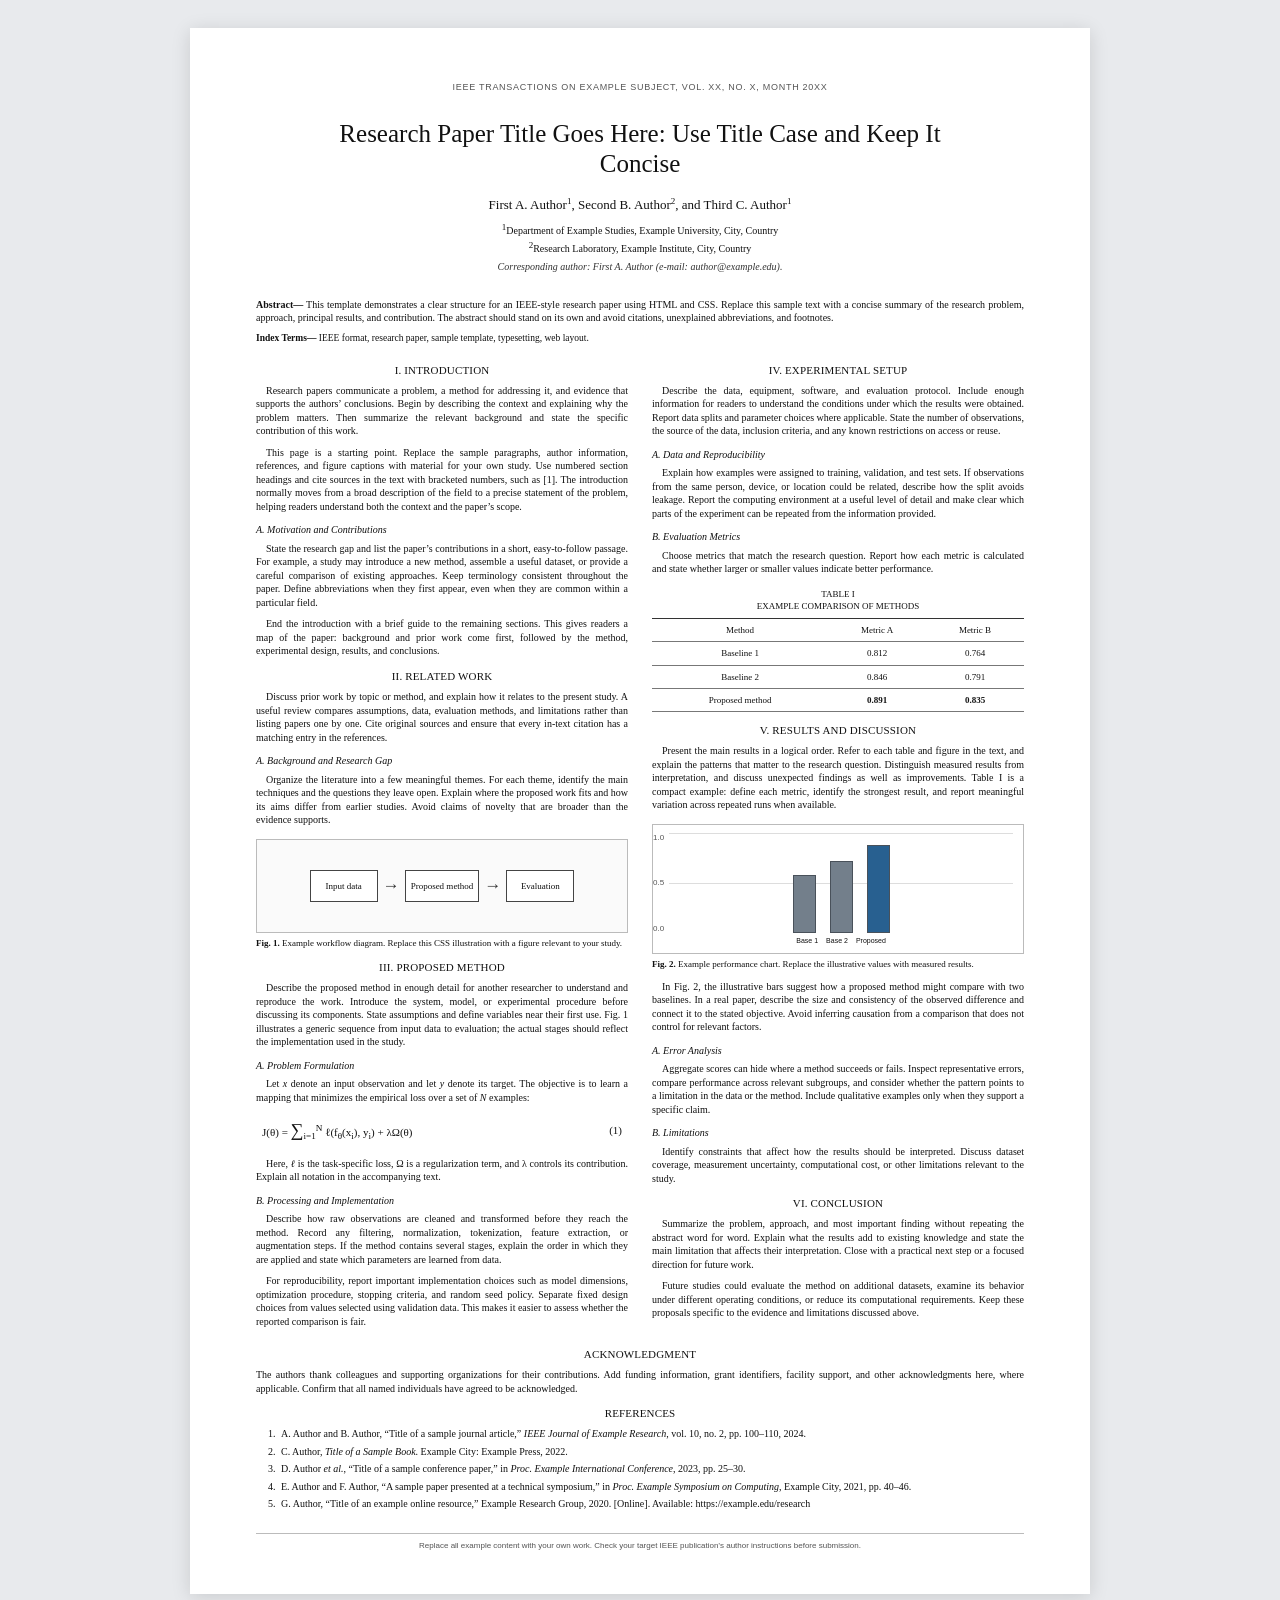
<file: TASK 5 - IEEE TEMPLATE/index.html>
<!doctype html>
<html lang="en">
<head>
  <meta charset="utf-8">
  <meta name="viewport" content="width=device-width, initial-scale=1">
  <title>IEEE Research Paper Template</title>
  <link rel="stylesheet" href="style.css">
</head>
<body>
  <main class="paper">
    <header class="paper-header">
      <p class="paper-label">IEEE TRANSACTIONS ON EXAMPLE SUBJECT, VOL. XX, NO. X, MONTH 20XX</p>
      <h1>Research Paper Title Goes Here: Use Title Case and Keep It Concise</h1>
      <p class="authors">First A. Author<sup>1</sup>, Second B. Author<sup>2</sup>, and Third C. Author<sup>1</sup></p>
      <p class="affiliations"><sup>1</sup>Department of Example Studies, Example University, City, Country<br><sup>2</sup>Research Laboratory, Example Institute, City, Country</p>
      <p class="corresponding"><em>Corresponding author: First A. Author (e-mail: author@example.edu).</em></p>
    </header>

    <section class="abstract-block">
      <p><strong>Abstract—</strong> This template demonstrates a clear structure for an IEEE-style research paper using HTML and CSS. Replace this sample text with a concise summary of the research problem, approach, principal results, and contribution. The abstract should stand on its own and avoid citations, unexplained abbreviations, and footnotes.</p>
      <p class="keywords"><strong>Index Terms—</strong> IEEE format, research paper, sample template, typesetting, web layout.</p>
    </section>

    <div class="columns">
      <section>
        <h2 class="section-title">I. INTRODUCTION</h2>
        <p>Research papers communicate a problem, a method for addressing it, and evidence that supports the authors’ conclusions. Begin by describing the context and explaining why the problem matters. Then summarize the relevant background and state the specific contribution of this work.</p>
        <p>This page is a starting point. Replace the sample paragraphs, author information, references, and figure captions with material for your own study. Use numbered section headings and cite sources in the text with bracketed numbers, such as <span class="citation">[1]</span>. The introduction normally moves from a broad description of the field to a precise statement of the problem, helping readers understand both the context and the paper’s scope.</p>
        <h3 class="subsection-title">A. Motivation and Contributions</h3>
        <p>State the research gap and list the paper’s contributions in a short, easy-to-follow passage. For example, a study may introduce a new method, assemble a useful dataset, or provide a careful comparison of existing approaches. Keep terminology consistent throughout the paper. Define abbreviations when they first appear, even when they are common within a particular field.</p>
        <p>End the introduction with a brief guide to the remaining sections. This gives readers a map of the paper: background and prior work come first, followed by the method, experimental design, results, and conclusions.</p>
        <h2 class="section-title">II. RELATED WORK</h2>
        <p>Discuss prior work by topic or method, and explain how it relates to the present study. A useful review compares assumptions, data, evaluation methods, and limitations rather than listing papers one by one. Cite original sources and ensure that every in-text citation has a matching entry in the references.</p>
        <h3 class="subsection-title">A. Background and Research Gap</h3>
        <p>Organize the literature into a few meaningful themes. For each theme, identify the main techniques and the questions they leave open. Explain where the proposed work fits and how its aims differ from earlier studies. Avoid claims of novelty that are broader than the evidence supports.</p>
        <figure class="figure">
          <div class="figure-art" role="img" aria-label="Placeholder diagram showing a three-stage research workflow">
            <div class="flow-box">Input data</div><span class="flow-arrow">→</span><div class="flow-box">Proposed method</div><span class="flow-arrow">→</span><div class="flow-box">Evaluation</div>
          </div>
          <figcaption><strong>Fig. 1.</strong> Example workflow diagram. Replace this CSS illustration with a figure relevant to your study.</figcaption>
        </figure>
        <h2 class="section-title">III. PROPOSED METHOD</h2>
        <p>Describe the proposed method in enough detail for another researcher to understand and reproduce the work. Introduce the system, model, or experimental procedure before discussing its components. State assumptions and define variables near their first use. Fig. 1 illustrates a generic sequence from input data to evaluation; the actual stages should reflect the implementation used in the study.</p>
        <h3 class="subsection-title">A. Problem Formulation</h3>
        <p>Let <em>x</em> denote an input observation and let <em>y</em> denote its target. The objective is to learn a mapping that minimizes the empirical loss over a set of <em>N</em> examples:</p>
        <div class="equation"><span>J(θ) = <span class="sum">∑</span><sub>i=1</sub><sup>N</sup> ℓ(f<sub>θ</sub>(x<sub>i</sub>), y<sub>i</sub>) + λΩ(θ)</span><span class="equation-number">(1)</span></div>
        <p>Here, <em>ℓ</em> is the task-specific loss, Ω is a regularization term, and λ controls its contribution. Explain all notation in the accompanying text.</p>
        <h3 class="subsection-title">B. Processing and Implementation</h3>
        <p>Describe how raw observations are cleaned and transformed before they reach the method. Record any filtering, normalization, tokenization, feature extraction, or augmentation steps. If the method contains several stages, explain the order in which they are applied and state which parameters are learned from data.</p>
        <p>For reproducibility, report important implementation choices such as model dimensions, optimization procedure, stopping criteria, and random seed policy. Separate fixed design choices from values selected using validation data. This makes it easier to assess whether the reported comparison is fair.</p>
      </section>

      <section>
        <h2 class="section-title">IV. EXPERIMENTAL SETUP</h2>
        <p>Describe the data, equipment, software, and evaluation protocol. Include enough information for readers to understand the conditions under which the results were obtained. Report data splits and parameter choices where applicable. State the number of observations, the source of the data, inclusion criteria, and any known restrictions on access or reuse.</p>
        <h3 class="subsection-title">A. Data and Reproducibility</h3>
        <p>Explain how examples were assigned to training, validation, and test sets. If observations from the same person, device, or location could be related, describe how the split avoids leakage. Report the computing environment at a useful level of detail and make clear which parts of the experiment can be repeated from the information provided.</p>
        <h3 class="subsection-title">B. Evaluation Metrics</h3>
        <p>Choose metrics that match the research question. Report how each metric is calculated and state whether larger or smaller values indicate better performance.</p>
        <table class="results-table">
          <caption>TABLE I<br>EXAMPLE COMPARISON OF METHODS</caption>
          <thead><tr><th>Method</th><th>Metric A</th><th>Metric B</th></tr></thead>
          <tbody><tr><td>Baseline 1</td><td>0.812</td><td>0.764</td></tr><tr><td>Baseline 2</td><td>0.846</td><td>0.791</td></tr><tr><td>Proposed method</td><td><strong>0.891</strong></td><td><strong>0.835</strong></td></tr></tbody>
        </table>
        <h2 class="section-title">V. RESULTS AND DISCUSSION</h2>
        <p>Present the main results in a logical order. Refer to each table and figure in the text, and explain the patterns that matter to the research question. Distinguish measured results from interpretation, and discuss unexpected findings as well as improvements. Table I is a compact example: define each metric, identify the strongest result, and report meaningful variation across repeated runs when available.</p>
        <figure class="figure">
          <div class="chart" role="img" aria-label="Placeholder bar chart comparing three methods"><div class="chart-y"><span>1.0</span><span>0.5</span><span>0.0</span></div><div class="chart-area"><div class="gridline one"></div><div class="gridline two"></div><div class="bar-group"><i style="--height:58%"></i><i style="--height:72%"></i><i style="--height:88%"></i></div><div class="chart-labels"><span>Base 1</span><span>Base 2</span><span>Proposed</span></div></div></div>
          <figcaption><strong>Fig. 2.</strong> Example performance chart. Replace the illustrative values with measured results.</figcaption>
        </figure>
        <p>In Fig. 2, the illustrative bars suggest how a proposed method might compare with two baselines. In a real paper, describe the size and consistency of the observed difference and connect it to the stated objective. Avoid inferring causation from a comparison that does not control for relevant factors.</p>
        <h3 class="subsection-title">A. Error Analysis</h3>
        <p>Aggregate scores can hide where a method succeeds or fails. Inspect representative errors, compare performance across relevant subgroups, and consider whether the pattern points to a limitation in the data or the method. Include qualitative examples only when they support a specific claim.</p>
        <h3 class="subsection-title">B. Limitations</h3>
        <p>Identify constraints that affect how the results should be interpreted. Discuss dataset coverage, measurement uncertainty, computational cost, or other limitations relevant to the study.</p>
        <h2 class="section-title">VI. CONCLUSION</h2>
        <p>Summarize the problem, approach, and most important finding without repeating the abstract word for word. Explain what the results add to existing knowledge and state the main limitation that affects their interpretation. Close with a practical next step or a focused direction for future work.</p>
        <p>Future studies could evaluate the method on additional datasets, examine its behavior under different operating conditions, or reduce its computational requirements. Keep these proposals specific to the evidence and limitations discussed above.</p>
      </section>
    </div>

    <section class="acknowledgment"><h2 class="section-title">ACKNOWLEDGMENT</h2><p>The authors thank colleagues and supporting organizations for their contributions. Add funding information, grant identifiers, facility support, and other acknowledgments here, where applicable. Confirm that all named individuals have agreed to be acknowledged.</p></section>
    <section class="references"><h2 class="section-title">REFERENCES</h2><ol>
      <li>A. Author and B. Author, “Title of a sample journal article,” <em>IEEE Journal of Example Research</em>, vol. 10, no. 2, pp. 100–110, 2024.</li>
      <li>C. Author, <em>Title of a Sample Book</em>. Example City: Example Press, 2022.</li>
      <li>D. Author <em>et al.</em>, “Title of a sample conference paper,” in <em>Proc. Example International Conference</em>, 2023, pp. 25–30.</li>
      <li>E. Author and F. Author, “A sample paper presented at a technical symposium,” in <em>Proc. Example Symposium on Computing</em>, Example City, 2021, pp. 40–46.</li>
      <li>G. Author, “Title of an example online resource,” Example Research Group, 2020. [Online]. Available: https://example.edu/research</li>
    </ol></section>
    <footer class="paper-footer">Replace all example content with your own work. Check your target IEEE publication’s author instructions before submission.</footer>
  </main>
</body>
</html>
</file>
<file: Task - 1 - Timetable/style.css>
* { box-sizing: border-box; }
html, body { margin: 0; min-height: 100%; font-family: Arial, Helvetica, sans-serif; color: #111; }
body { padding: 10px; }
.page { width: 100%; margin: 0 auto; }
h1 { margin: 0 0 9px; text-align: center; font-size: clamp(32px, 4vw, 48px); line-height: 1.25; font-weight: 400; }
h1 span { white-space: nowrap; }
.table-wrap { width: 100%; overflow-x: auto; }
table { width: 100%; min-width: 900px; table-layout: fixed; border-collapse: collapse; border: 2px solid #111; }
col { width: auto; }
th, td { border: 1px solid #333; padding: 3px 4px; text-align: center; vertical-align: middle; }
thead th { height: 64px; font-size: 12px; font-weight: 400; white-space: nowrap; }
thead .day-heading { width: 10%; position: relative; }
.university { position: absolute; left: 0; bottom: calc(100% + 1px); font-size: 11px; }
thead small { display: block; margin-top: 12px; font-size: 9px; }
tbody tr { height: 116px; }
tbody td { position: relative; font-size: 12px; }
.day { width: 10%; font-size: clamp(34px, 4vw, 44px); font-weight: 400; }
.teacher { position: absolute; top: 4px; left: 2px; right: 2px; font-size: 8px; line-height: 1.15; }
td b { display: block; font-size: 11px; line-height: 1.15; font-weight: 600; }
.room { position: absolute; bottom: 5px; left: 2px; right: 2px; font-size: 14px; white-space: nowrap; }
td.lab { font-size: 16px; }
td.lab .teacher { font-size: 14px; top: 5px; }
td.lab b { font-size: 16px; font-weight: 400; }
td.lab .room { font-size: 14px; }
footer { display: flex; justify-content: space-between; font-size: 12px; }
@media (max-width: 700px) {
  body { padding: 8px; }
  h1 { margin-bottom: 12px; }
  .table-wrap { padding-bottom: 4px; }
  table { min-width: 940px; }
  footer { font-size: 10px; }
}
</file>
<file: Task - 3 - Portfolio/style.css>
@import url('https://fonts.googleapis.com/css2?family=DM+Mono:wght@400;500&family=DM+Sans:wght@400;500;600;700&family=Manrope:wght@400;500;600;700;800&display=swap');

:root { --ink: #12243c; --muted: #63738a; --blue: #2864d9; --blue-dark: #1748ad; --pale: #eaf2ff; --line: #dbe4f0; --paper: #fff; --wash: #f4f8fd; --mono: "DM Mono", Consolas, monospace; --sans: "DM Sans", Arial, sans-serif; --display: "Manrope", Arial, sans-serif; }
* { box-sizing: border-box; }
html { scroll-behavior: smooth; scroll-padding-top: 86px; }
body { margin: 0; color: var(--ink); background: var(--paper); font-family: var(--sans); -webkit-font-smoothing: antialiased; }
a { color: inherit; text-decoration: none; }
button, a { -webkit-tap-highlight-color: transparent; }
.site-header { height: 76px; position: sticky; z-index: 10; top: 0; display: flex; align-items: center; justify-content: space-between; padding: 0 max(calc((100% - 1160px) / 2), 5.5%); border-bottom: 1px solid #e7edf5; background: rgb(255 255 255 / 94%); backdrop-filter: blur(15px); }
.wordmark { display: inline-flex; align-items: center; gap: 10px; font-family: var(--display); font-size: 15px; font-weight: 800; letter-spacing: -.04em; }
.wordmark > span, .footer-mark { display: grid; place-items: center; width: 34px; height: 34px; border-radius: 11px; color: #fff; background: var(--blue); font: 700 12px var(--mono); letter-spacing: -.1em; }
.main-nav { display: flex; align-items: center; gap: 34px; color: #52637a; font-size: 13px; font-weight: 600; }
.main-nav a { position: relative; padding: 28px 0; transition: color .2s; }.main-nav a:hover { color: var(--blue); }.main-nav a::after { position: absolute; content: ""; bottom: 18px; left: 0; width: 0; height: 2px; background: var(--blue); transition: width .2s; }.main-nav a:hover::after { width: 100%; }
.header-contact { display: inline-flex; align-items: center; gap: 12px; padding: 11px 16px; border: 1px solid #cddcf4; border-radius: 8px; color: var(--blue-dark); font-size: 12px; font-weight: 700; transition: .2s; }.header-contact:hover { border-color: var(--blue); background: var(--pale); transform: translateY(-2px); }.header-contact span { font-size: 16px; }
.section-shell { width: min(1160px, 89%); margin-inline: auto; }
.hero { min-height: 650px; display: grid; grid-template-columns: 1.05fr .95fr; align-items: center; gap: 52px; padding-top: 50px; padding-bottom: 75px; }
.hero-copy { padding: 18px 0; }.eyebrow { display: inline-flex; align-items: center; gap: 9px; color: var(--blue); font: 500 10px var(--mono); letter-spacing: .12em; }.status-dot, .education-status i { display: inline-block; width: 7px; height: 7px; border-radius: 50%; background: #46bb8b; box-shadow: 0 0 0 4px #e7f8f1; }
.hero h1 { margin: 23px 0 20px; color: var(--ink); font: 800 clamp(46px, 6.2vw, 76px)/1.06 var(--display); letter-spacing: -.075em; }.hero h1 span, .section-heading h2 span, .education-layout h2 span { color: var(--blue); }
.hero-lede { max-width: 490px; margin: 0; color: #5e6d81; font-size: 16px; line-height: 1.8; }
.hero-actions { display: flex; align-items: center; gap: 13px; margin-top: 30px; }.button { min-height: 47px; display: inline-flex; align-items: center; justify-content: center; gap: 19px; padding: 0 18px; border-radius: 7px; font-size: 12px; font-weight: 700; transition: transform .2s, box-shadow .2s, background .2s; }.button:hover { transform: translateY(-3px); }.button-primary { color: #fff; background: var(--blue); box-shadow: 0 8px 20px #2864d933; }.button-primary:hover { background: var(--blue-dark); box-shadow: 0 12px 24px #2864d944; }.button-primary span, .button-quiet span, .button-light span { font-size: 16px; }.button-quiet { color: var(--ink); background: transparent; }.button-quiet:hover { background: var(--wash); }
.hero-note { display: flex; align-items: center; gap: 12px; margin-top: 48px; color: #78869a; font-size: 11px; }.note-line { width: 32px; height: 1px; background: #a6b8d1; }
.hero-visual { min-height: 480px; position: relative; display: grid; place-items: center; isolation: isolate; }.photo-frame { position: relative; z-index: 1; width: min(350px, 74%); height: 435px; padding: 10px; border: 1px solid #d9e5f5; border-radius: 170px 170px 20px 20px; background: linear-gradient(160deg,#f5f9ff,#dce9fa); box-shadow: 0 24px 60px #2d559317; transform: rotate(2deg); }.photo-frame::before { position: absolute; z-index: -1; content: ""; inset: 18px -18px -18px 18px; border: 1px solid #c6d9f3; border-radius: inherit; }.photo-frame img { display: block; width: 100%; height: 100%; object-fit: cover; object-position: center top; border-radius: 160px 160px 13px 13px; background: linear-gradient(150deg,#d8e9ff,#abc7f0 53%,#5379bd); color: #234879; text-align: center; }
.photo-caption { position: absolute; bottom: 22px; left: 23px; padding: 7px 10px; color: #fff; background: #12243cb8; border-radius: 3px; font: 8px var(--mono); letter-spacing: .13em; }.photo-caption i { color: #91baff; font-style: normal; }
.floating-card { position: absolute; z-index: 3; border: 1px solid #e1e9f5; border-radius: 10px; background: #fff; box-shadow: 0 16px 38px #1832541c; }.code-card { left: -5px; bottom: 42px; width: 245px; overflow: hidden; transform: rotate(-3deg); }.code-top { height: 34px; display: flex; align-items: center; gap: 5px; padding: 0 11px; border-bottom: 1px solid #edf1f7; }.code-top > span { width: 6px; height: 6px; border-radius: 50%; background: #9ab1d1; }.code-top > span:first-child { background: #ff9e9e; }.code-top > span:nth-child(2) { background: #ffd276; }.code-top > span:nth-child(3) { background: #70cfa3; }.code-top b { margin-left: auto; color: #8b9bb1; font: 8px var(--mono); }.code-card pre { margin: 0; padding: 13px; color: #51637c; font: 10px/1.8 var(--mono); }.code-purple { color: #865fe5; }.code-blue { color: #3779d9; }.code-green { color: #4c9c7a; }
.hero-badge { position: absolute; z-index: 3; top: 69px; right: 1px; display: flex; align-items: center; gap: 8px; padding: 10px 13px; border: 1px solid #e2eaf5; border-radius: 8px; color: #546780; background: #fff; box-shadow: 0 12px 26px #18325412; font-size: 10px; line-height: 1.35; }.badge-spark { color: #4780df; font-size: 23px; }.visual-orbit { position: absolute; z-index: -1; display: block; border: 1px solid #e7eef8; border-radius: 50%; }.orbit-one { width: 440px; height: 440px; }.orbit-two { width: 530px; height: 530px; border-style: dashed; }
.intro-strip { background: #edf4ff; border-block: 1px solid #e2edfd; }.strip-content { min-height: 93px; display: flex; align-items: center; gap: 32px; }.strip-label { color: #7086a5; font: 10px var(--mono); letter-spacing: .13em; }.strip-content p { flex: 1; margin: 0; color: #24416b; font: 600 17px var(--display); letter-spacing: -.025em; }.strip-arrow { color: var(--blue); font-size: 23px; }
.content-section, .projects-section { padding-top: 105px; padding-bottom: 110px; }.section-heading { display: flex; justify-content: space-between; align-items: end; gap: 30px; }.section-kicker { margin-bottom: 13px; }.section-heading h2, .education-layout h2 { margin: 0; font: 750 clamp(34px, 4.3vw, 52px)/1.13 var(--display); letter-spacing: -.065em; }.section-index { padding-bottom: 7px; color: #94a2b6; font: 9px var(--mono); letter-spacing: .08em; white-space: nowrap; }.about-grid { display: grid; grid-template-columns: 1.2fr .8fr; gap: 18px; margin-top: 39px; }.card-surface { border: 1px solid #e3eaf3; border-radius: 12px; background: #fff; }.about-main { position: relative; min-height: 320px; padding: 35px 40px; overflow: hidden; }.big-quote { position: absolute; top: 10px; right: 23px; color: #edf3fc; font: 110px/1 Georgia, serif; }.about-main p { position: relative; max-width: 600px; color: #65748a; font-size: 14px; line-height: 1.8; }.about-main .about-lead { max-width: 575px; margin: 0 0 15px; color: #1d3556; font: 650 21px/1.5 var(--display); letter-spacing: -.03em; }.text-link { display: inline-flex; gap: 14px; align-items: center; margin-top: 12px; color: var(--blue); font-size: 12px; font-weight: 700; }.text-link span { font-size: 16px; transition: transform .2s; }.text-link:hover span { transform: translate(3px,3px); }.about-side { display: flex; flex-direction: column; gap: 10px; }.mini-card { flex: 1; display: flex; align-items: flex-start; gap: 14px; padding: 19px 20px; transition: border-color .2s, transform .2s; }.mini-card:hover { transform: translateX(4px); border-color: #b7cef1; }.mini-icon { display: grid; flex: 0 0 33px; width: 33px; height: 33px; place-items: center; border-radius: 9px; color: var(--blue); background: #edf4ff; font: 10px var(--mono); }.mini-card strong { font: 700 13px var(--display); }.mini-card p { margin: 5px 0 0; color: #76849a; font-size: 11px; line-height: 1.55; }.focus-card { min-height: 76px; position: relative; display: flex; flex-direction: column; justify-content: center; gap: 7px; overflow: hidden; padding: 14px 18px; border-radius: 10px; color: #fff; background: linear-gradient(115deg,#2256bc,#377add); }.focus-label { color: #c6dcff; font: 8px var(--mono); letter-spacing: .12em; }.focus-card strong { position: relative; z-index: 1; font-size: 11px; }.focus-decoration { position: absolute; top: -18px; right: 8px; color: #ffffff20; font-size: 95px; }
.skills-section { padding: 94px 0 102px; background: var(--wash); border-block: 1px solid #e8eef6; }.section-intro { max-width: 560px; margin: 16px 0 0; color: #708097; font-size: 14px; line-height: 1.7; }.skills-grid { display: grid; grid-template-columns: repeat(3,1fr); gap: 15px; margin-top: 35px; }.skill-card { min-height: 230px; padding: 23px; border: 1px solid #e2eaf4; border-radius: 11px; background: white; transition: transform .22s,box-shadow .22s,border-color .22s; }.skill-card:hover, .project-card:hover { transform: translateY(-5px); border-color: #c7d9f4; box-shadow: 0 18px 38px #234d8512; }.skill-card-top { display: flex; align-items: center; justify-content: space-between; }.skill-symbol { display: grid; width: 43px; height: 43px; place-items: center; border-radius: 12px; font: 700 15px var(--mono); }.symbol-blue { color: #2460ce; background: #e9f1ff; }.symbol-violet { color: #7853c8; background: #f1ecff; font-size: 20px; }.symbol-cyan { color: #16889b; background: #e3f7fa; font-size: 12px; }.skill-number { color: #a1aec0; font: 9px var(--mono); }.skill-card h3 { margin: 19px 0 8px; font: 700 17px var(--display); letter-spacing: -.025em; }.skill-card p { min-height: 42px; margin: 0; color: #748197; font-size: 11px; line-height: 1.65; }.skill-tags, .project-tools { display: flex; flex-wrap: wrap; gap: 6px; }.skill-tags { margin-top: 16px; }.skill-tags span, .project-tools span { padding: 6px 8px; border: 1px solid #e4ebf4; border-radius: 5px; color: #5b6d86; background: #f8faff; font: 9px var(--mono); }
.projects-section { padding-top: 110px; padding-bottom: 100px; }.project-grid { display: grid; grid-template-columns: repeat(2,minmax(0,1fr)); gap: 18px; margin-top: 38px; }.project-card { overflow: hidden; border: 1px solid #e3eaf3; border-radius: 11px; background: #fff; transition: transform .22s,box-shadow .22s,border-color .22s; }.project-art { height: 235px; position: relative; display: grid; place-items: center; overflow: hidden; }.art-label { position: absolute; z-index: 2; top: 15px; left: 17px; color: #7185a3; font: 8px var(--mono); letter-spacing: .11em; }.inventory-art { background: linear-gradient(135deg,#eaf2ff,#d7e6fc); }.inventory-window { width: 76%; position: relative; z-index: 1; overflow: hidden; border: 1px solid #c8d6ec; border-radius: 8px; background: #fff; box-shadow: 0 17px 30px #204c8e24; transform: rotate(-2deg); }.window-bar, .browser-bar { height: 25px; display: flex; align-items: center; gap: 5px; padding: 0 10px; border-bottom: 1px solid #e6edf7; background: #f9fbfe; }.window-bar i, .browser-bar i { width: 5px; height: 5px; border-radius: 50%; background: #a9bad1; }.window-bar i:first-child, .browser-bar i:first-child { background: #f49999; }.window-bar i:nth-child(2), .browser-bar i:nth-child(2) { background: #f1c36a; }.window-bar i:nth-child(3), .browser-bar i:nth-child(3) { background: #7dc69d; }.window-bar span, .browser-bar span { margin-left: auto; color: #8c9bb0; font: 7px var(--mono); }.terminal-content { padding: 14px 17px; }.terminal-muted { display: block; color: #94a4ba; font: 7px var(--mono); letter-spacing: .12em; }.terminal-content > strong { display: block; margin: 5px 0 10px; color: #203957; font: 700 14px var(--display); }.terminal-stats { display: flex; justify-content: space-between; padding: 9px 0; border-block: 1px solid #edf1f7; color: #8797ad; font: 6px var(--mono); }.terminal-stats b { display: block; margin-bottom: 3px; color: #285da9; font: 700 12px var(--display); }.terminal-row { display: flex; align-items: center; gap: 6px; padding-top: 7px; color: #52657d; font-size: 7px; }.terminal-row i { width: 5px; height: 5px; border-radius: 50%; background: #47b98d; }.terminal-row b { margin-left: auto; color: #6a9a82; font: 6px var(--mono); }.art-orb { position: absolute; right: 11%; bottom: -63px; width: 152px; height: 152px; border: 1px solid #bed3f1; border-radius: 50%; }
.mart-art { background: linear-gradient(130deg,#f3f5ed,#dfe9d6); }.mart-receipt { width: 178px; min-height: 168px; display: flex; flex-direction: column; align-items: center; padding: 17px 18px 12px; background: #fffef9; box-shadow: 0 16px 30px #40562c20; transform: rotate(3deg); color: #526247; }.mart-receipt > span { font: 800 13px var(--display); letter-spacing: .13em; }.mart-receipt > i { width: 100%; margin: 11px 0; border-top: 1px dashed #bdc8b1; }.mart-receipt div { width: 100%; display: grid; gap: 7px; color: #77826d; font-size: 8px; }.mart-receipt div b { display: flex; justify-content: space-between; font-weight: 500; }.mart-receipt div b::after { content: "•••"; color: #9cac8f; letter-spacing: 3px; }.mart-receipt strong { width: 100%; display: flex; justify-content: space-between; color: #3e5c35; font: 700 7px var(--mono); }.mart-receipt em { color: #56a269; font-style: normal; }.mart-receipt small { margin-top: 11px; color: #a2ad98; font: 6px var(--mono); letter-spacing: .05em; }.mart-spark { position: absolute; top: 62px; right: 24%; color: #8cae72; font-size: 52px; }
.structures-art { background: linear-gradient(135deg,#f1edff,#e2dcf5); }.tree-diagram { position: relative; width: 180px; height: 136px; }.tree-node { position: absolute; z-index: 1; display: grid; width: 33px; height: 33px; place-items: center; border: 1px solid #b9a7e4; border-radius: 50%; color: #6047a0; background: #fff; font: 10px var(--mono); }.root-node { top: 0; left: 74px; background: #765bc0; color: #fff; }.node-left { top: 50px; left: 29px; }.node-right { top: 50px; right: 29px; }.node-low-left { left: 0; bottom: 0; }.node-low-right { right: 0; bottom: 0; }.tree-line { position: absolute; width: 59px; border-top: 1px solid #aa98d7; transform-origin: left; }.left-line { top: 35px; left: 78px; transform: rotate(42deg); }.right-line { top: 35px; left: 100px; transform: rotate(138deg); }.left-low { top: 84px; left: 42px; transform: rotate(42deg); }.right-low { top: 84px; left: 57px; transform: rotate(138deg); }.structure-pills { position: absolute; bottom: 17px; display: flex; gap: 6px; }.structure-pills span { padding: 5px 7px; border: 1px solid #d4cbed; border-radius: 4px; color: #74669a; background: #ffffffa8; font: 7px var(--mono); }
.web-art { background: linear-gradient(130deg,#e7f4f7,#d3eaed); }.browser-window { width: 77%; overflow: hidden; border: 1px solid #c4dce0; border-radius: 8px; background: #fff; box-shadow: 0 16px 32px #245b641e; transform: rotate(-2deg); }.browser-bar { height: 23px; }.browser-content { padding: 11px 15px 17px; }.browser-nav { display: flex; align-items: center; justify-content: space-between; color: #718a90; font: 6px var(--mono); }.browser-nav b { color: #287483; font: 700 12px var(--display); }.browser-hero { display: flex; flex-direction: column; gap: 5px; margin-top: 21px; }.browser-hero small { color: #53929d; font: 6px var(--mono); letter-spacing: .1em; }.browser-hero strong { color: #27454d; font: 700 21px/1.1 var(--display); letter-spacing: -.05em; }.browser-hero > span { color: #8ca0a4; font-size: 7px; }.browser-hero > i { width: max-content; margin-top: 5px; padding: 6px 9px; color: #fff; background: #287e8d; font: normal 6px var(--mono); }.web-sticker { position: absolute; right: 9%; bottom: 35px; display: grid; width: 59px; height: 59px; place-content: center; border: 1px solid #abd2d7; border-radius: 50%; color: #47838a; background: #effcfd; text-align: center; font: 7px/1.2 var(--mono); transform: rotate(8deg); }.web-sticker b { font: 700 12px var(--sans); }
.ieee-art { background: linear-gradient(135deg,#eef2fa,#d9e1f0); }.paper-preview { width: 185px; height: 184px; position: relative; padding: 18px 17px; border: 1px solid #ccd5e4; background: #fff; box-shadow: 0 15px 30px #263b5b20; transform: rotate(2deg); }.paper-preview > span { color: #687c9d; font: 6px var(--mono); letter-spacing: .08em; }.paper-preview > b { display: block; margin-top: 9px; color: #293e5f; font: 700 12px/1.25 var(--display); }.paper-columns { position: absolute; left: 17px; top: 90px; width: 67px; display: grid; gap: 5px; }.paper-columns i { height: 3px; background: #d7dfeb; }.paper-columns i:nth-child(3n) { width: 77%; }.paper-columns.second-col { left: 101px; }.paper-stamp { position: absolute; right: -21px; bottom: 22px; display: grid; width: 49px; height: 49px; place-content: center; border: 1px solid #9db4d8; border-radius: 50%; color: #416ba7; background: #f2f6fc; text-align: center; font: 7px/1.4 var(--mono); transform: rotate(-12deg); }
.portfolio-art { background: linear-gradient(135deg,#eaf1ff,#d8e6fb); }.portfolio-monogram { position: relative; z-index: 1; display: grid; width: 128px; height: 128px; place-items: center; border: 1px solid #abc4e9; border-radius: 30px; color: #2b67c6; background: #ffffffb8; box-shadow: 0 17px 32px #3665a31d; font: 800 62px var(--display); letter-spacing: -.12em; transform: rotate(-8deg); }.portfolio-monogram span { position: absolute; right: 15px; bottom: 9px; color: #83a6d7; font-size: 40px; }.portfolio-shapes i { position: absolute; width: 35px; height: 35px; border: 1px solid #abc4e9; border-radius: 50%; }.portfolio-shapes i:first-child { left: 24%; top: 31%; }.portfolio-shapes i:nth-child(2) { right: 19%; top: 32%; width: 19px; height: 19px; background: #bcd2f2; }.portfolio-shapes i:last-child { right: 27%; bottom: 14%; width: 11px; height: 11px; background: #7298d0; }.portfolio-caption { position: absolute; right: 18px; bottom: 19px; color: #6881a3; font: 8px/1.5 var(--mono); text-align: right; }
.project-body { padding: 19px 21px 18px; }.project-meta { display: flex; justify-content: space-between; gap: 10px; color: #8c9aaf; font: 8px var(--mono); letter-spacing: .045em; }.project-meta span:last-child { text-align: right; }.project-body h3 { margin: 14px 0 8px; font: 700 18px var(--display); letter-spacing: -.035em; }.project-body > p { min-height: 54px; margin: 0; color: #69788e; font-size: 12px; line-height: 1.7; }.project-footer { display: flex; align-items: center; justify-content: space-between; gap: 12px; margin-top: 18px; padding-top: 13px; border-top: 1px solid #edf1f6; }.project-tools span { padding: 5px 7px; font-size: 8px; }.project-mark { display: grid; flex: 0 0 28px; width: 28px; height: 28px; place-items: center; border: 1px solid #dce6f3; border-radius: 50%; color: #5075ad; font-size: 14px; transition: color .2s,background .2s,transform .2s; }.project-card:hover .project-mark { color: #fff; background: var(--blue); transform: rotate(45deg); }.project-note { display: flex; align-items: center; gap: 14px; max-width: 560px; margin: 25px auto 0; color: #78869a; text-align: center; }.project-note p { margin: 0; font-size: 12px; line-height: 1.6; }.note-star { color: #4480de; font-size: 21px; }
.education-section { padding: 93px 0; color: #fff; background: #142944; }.education-layout { display: grid; grid-template-columns: .82fr 1.18fr; align-items: center; gap: 75px; }.education-layout .eyebrow { color: #9cbeff; margin-bottom: 16px; }.education-layout h2 { color: #fff; }.education-layout h2 span { color: #8eb5ff; }.education-layout .section-intro { max-width: 390px; margin-top: 17px; color: #b1c0d3; }.education-card { position: relative; display: flex; align-items: flex-start; gap: 20px; min-height: 255px; padding: 29px; overflow: hidden; border: 1px solid #446081; border-radius: 12px; background: linear-gradient(130deg,#1d385a,#192f4d); }.education-badge { display: grid; flex: 0 0 51px; width: 51px; height: 58px; place-content: center; border: 1px solid #6286b4; border-radius: 9px; color: #dceaff; background: #31527c; text-align: center; font: 500 12px/1.1 var(--mono); }.education-badge span { color: #9fc1f5; }.education-content { position: relative; z-index: 1; }.education-status { display: flex; align-items: center; gap: 9px; color: #aac1df; font: 8px var(--mono); letter-spacing: .1em; }.education-status i { width: 6px; height: 6px; box-shadow: 0 0 0 3px #46bb8b20; }.education-content h3 { margin: 15px 0 8px; font: 700 21px/1.35 var(--display); letter-spacing: -.03em; }.education-level { margin: 0; color: #a8c5f3; font-size: 12px; }.education-divider { width: min(100%,340px); margin: 20px 0 13px; border-top: 1px solid #405a79; }.course-list { display: flex; flex-wrap: wrap; gap: 7px; }.course-list span { padding: 7px 9px; border: 1px solid #496483; border-radius: 5px; color: #d0dced; font-size: 9px; }.education-index { position: absolute; right: 26px; bottom: 17px; color: #ffffff12; font: 800 76px var(--display); }
.contact-section { padding-top: 95px; padding-bottom: 80px; }.contact-panel { min-height: 330px; position: relative; display: grid; grid-template-columns: 1fr .8fr; gap: 40px; padding: 42px 49px; overflow: hidden; border-radius: 14px; color: #fff; background: linear-gradient(115deg,#2862ce,#397cdf); }.contact-copy, .contact-details { position: relative; z-index: 1; }.contact-copy .eyebrow { color: #d2e2ff; }.contact-copy h2 { margin: 17px 0 13px; font: 750 clamp(32px,4vw,45px)/1.1 var(--display); letter-spacing: -.06em; }.contact-copy h2 span { color: #c8dcff; }.contact-copy > p { max-width: 410px; margin: 0 0 20px; color: #dce8ff; font-size: 12px; line-height: 1.7; }.button-light { min-height: 42px; color: #2158bb; background: #fff; }.button-light:hover { background: #edf4ff; box-shadow: 0 9px 20px #102c5b28; }.contact-details { display: flex; flex-direction: column; justify-content: center; padding: 8px 0 8px 36px; border-left: 1px solid #ffffff4d; }.contact-label { color: #c2d7fa; font: 8px var(--mono); letter-spacing: .12em; }.email-link { display: flex; justify-content: space-between; gap: 12px; margin-top: 11px; color: #fff; font: 600 16px var(--display); }.email-link span { font-size: 17px; }.contact-rule { margin: 24px 0 19px; border-top: 1px solid #ffffff4d; }.social-note { max-width: 280px; margin: 9px 0 18px; color: #e1ebff; font-size: 10px; line-height: 1.6; }.back-top { display: flex; justify-content: space-between; gap: 12px; max-width: 180px; padding-top: 10px; border-top: 1px solid #ffffff50; color: #eaf2ff; font: 8px var(--mono); letter-spacing: .08em; }.back-top span { font-size: 14px; }.contact-decoration { position: absolute; right: 14px; bottom: -71px; color: #ffffff0d; font: 800 260px/.9 var(--display); letter-spacing: -.13em; }
.site-footer { min-height: 72px; display: flex; align-items: center; justify-content: space-between; gap: 20px; padding: 15px max(calc((100% - 1160px) / 2), 5.5%); border-top: 1px solid #e8edf4; color: #8794a6; font-size: 10px; }.footer-mark { width: 31px; height: 31px; border-radius: 9px; color: #fff; font-size: 10px; }
@media (max-width: 900px) { .hero { gap: 20px; min-height: 590px; }.hero-visual { transform: scale(.9); }.photo-frame { width: min(330px,76%); height: 395px; }.code-card { left: -10px; }.hero-badge { right: -6px; }.about-grid { grid-template-columns: 1fr; }.about-side { display: grid; grid-template-columns: 1fr 1fr; }.focus-card { grid-column: 1 / -1; }.education-layout { gap: 35px; }.contact-panel { padding: 36px; } }
@media (max-width: 650px) { .site-header { height: 64px; padding-inline: 5%; }.wordmark { font-size: 13px; }.wordmark > span { width: 31px; height: 31px; }.main-nav { gap: 15px; }.main-nav a { padding: 23px 0; font-size: 10px; }.main-nav a::after { bottom: 13px; }.header-contact { padding: 9px 10px; gap: 6px; font-size: 10px; }.header-contact span { font-size: 13px; }.section-shell { width: 90%; }.hero { grid-template-columns: 1fr; gap: 0; padding-top: 65px; padding-bottom: 40px; }.hero-copy { padding: 0; }.hero h1 { font-size: clamp(48px,12vw,69px); }.hero-lede { max-width: 520px; font-size: 14px; }.hero-note { margin-top: 29px; }.hero-visual { width: min(100%,460px); min-height: 420px; justify-self: center; margin-top: 12px; transform: none; }.photo-frame { width: 260px; height: 350px; }.code-card { left: 0; bottom: 23px; width: 210px; }.hero-badge { top: 42px; right: 0; }.orbit-one { width: 355px; height: 355px; }.orbit-two { width: 420px; height: 420px; }.strip-content { min-height: 82px; gap: 14px; }.strip-label { font-size: 8px; white-space: nowrap; }.strip-content p { font-size: 13px; line-height: 1.5; }.strip-arrow { font-size: 18px; }.content-section, .projects-section { padding-top: 74px; padding-bottom: 78px; }.section-heading { align-items: flex-start; }.section-heading h2, .education-layout h2 { font-size: 38px; }.section-index { padding-top: 7px; font-size: 8px; }.about-grid { margin-top: 27px; }.about-main { min-height: auto; padding: 27px 24px; }.about-main .about-lead { font-size: 18px; }.about-main p { font-size: 12px; }.about-side { grid-template-columns: 1fr; }.focus-card { grid-column: auto; }.skills-section { padding: 74px 0; }.section-intro { font-size: 12px; }.skills-grid { grid-template-columns: 1fr; gap: 10px; margin-top: 26px; }.skill-card { min-height: auto; padding: 20px; }.skill-card p { min-height: auto; }.project-grid { grid-template-columns: 1fr; gap: 14px; margin-top: 27px; }.project-art { height: 220px; }.project-body { padding: 17px; }.project-body > p { min-height: auto; }.project-note { align-items: flex-start; text-align: left; }.education-section { padding: 72px 0; }.education-layout { grid-template-columns: 1fr; gap: 28px; }.education-card { min-height: 245px; padding: 23px 19px; gap: 13px; }.education-content h3 { font-size: 19px; }.course-list { max-width: 260px; }.contact-section { padding-top: 65px; padding-bottom: 58px; }.contact-panel { grid-template-columns: 1fr; gap: 29px; padding: 31px 25px; }.contact-copy h2 { font-size: 37px; }.contact-details { padding: 22px 0 0; border-left: 0; border-top: 1px solid #ffffff4d; }.email-link { font-size: 14px; }.contact-decoration { right: -14px; bottom: 155px; font-size: 170px; }.site-footer { min-height: 72px; flex-wrap: wrap; justify-content: flex-start; gap: 10px 15px; padding: 15px 5%; font-size: 9px; }.site-footer span:last-child { width: calc(100% - 48px); margin-left: 46px; margin-top: -16px; } }
@media (max-width: 390px) { .main-nav { gap: 9px; }.main-nav a { font-size: 9px; }.header-contact { font-size: 0; }.header-contact span { font-size: 15px; }.hero-actions { gap: 5px; }.button { gap: 9px; padding-inline: 12px; font-size: 11px; }.hero-visual { min-height: 390px; }.photo-frame { width: 235px; height: 320px; }.code-card { width: 190px; }.section-heading h2, .education-layout h2 { font-size: 34px; } }
@media (prefers-reduced-motion: reduce) { html { scroll-behavior: auto; } *, *::before, *::after { transition-duration: .01ms !important; animation-duration: .01ms !important; animation-iteration-count: 1 !important; } }
.hero-tagline { margin: -5px 0 13px; color: #315b9b; font: 600 11px var(--mono); letter-spacing: -.02em; line-height: 1.8; }
.hero-tagline i { padding: 0 3px; color: #8ba6cd; font-style: normal; }

/* Theme control: native checkbox and CSS sibling selectors keep this JavaScript-free. */
.theme-checkbox { position: fixed; z-index: 30; top: 12px; right: 225px; width: 1px; height: 1px; opacity: 0; }
.portfolio-site { min-height: 100vh; overflow: clip; color: var(--ink); background: var(--paper); transition: color .25s, background .25s; }
.header-actions { display: flex; align-items: center; gap: 19px; }
.theme-toggle { display: inline-flex; align-items: center; gap: 8px; color: #536780; cursor: pointer; user-select: none; font-size: 10px; font-weight: 700; }
.theme-toggle svg { width: 16px; height: 16px; fill: none; stroke: currentColor; stroke-width: 1.7; stroke-linecap: round; stroke-linejoin: round; }
.theme-moon { display: none; }
.switch-track { width: 33px; height: 19px; position: relative; display: inline-flex; align-items: center; padding: 2px; border: 1px solid #cdd8e7; border-radius: 12px; background: #edf2f8; transition: background .2s,border-color .2s; }
.switch-track i { width: 13px; height: 13px; border-radius: 50%; background: #fff; box-shadow: 0 1px 3px #10243d30; transition: transform .2s; }
.theme-checkbox:focus-visible ~ .portfolio-site .theme-toggle { outline: 3px solid #7ba9f5; outline-offset: 5px; border-radius: 4px; }
.theme-checkbox:checked ~ .portfolio-site { --ink: #e6edf8; --muted: #a6b3c4; --blue: #91b8ff; --blue-dark: #a7c7ff; --pale: #1b2d47; --line: #33435a; --paper: #0d1726; --wash: #111e2e; color: var(--ink); background: var(--paper); }
.theme-checkbox:checked ~ .portfolio-site .site-header { border-color: #26364a; background: rgb(13 23 38 / 94%); }
.theme-checkbox:checked ~ .portfolio-site .main-nav { color: #b5c1d2; }
.theme-checkbox:checked ~ .portfolio-site .theme-toggle { color: #d7e3f4; }
.theme-checkbox:checked ~ .portfolio-site .theme-sun { display: none; }
.theme-checkbox:checked ~ .portfolio-site .theme-moon { display: block; }
.theme-checkbox:checked ~ .portfolio-site .theme-label { font-size: 0; }
.theme-checkbox:checked ~ .portfolio-site .theme-label::after { content: "Dark"; font-size: 10px; }
.theme-checkbox:checked ~ .portfolio-site .switch-track { border-color: #5578ab; background: #315b97; }
.theme-checkbox:checked ~ .portfolio-site .switch-track i { transform: translateX(14px); background: #e9f2ff; }
.theme-checkbox:checked ~ .portfolio-site .header-contact { border-color: #354c6c; color: #bad2f7; }
.theme-checkbox:checked ~ .portfolio-site .header-contact:hover { background: #1a2b44; }
.theme-checkbox:checked ~ .portfolio-site .hero-lede,
.theme-checkbox:checked ~ .portfolio-site .about-main p,
.theme-checkbox:checked ~ .portfolio-site .mini-card p,
.theme-checkbox:checked ~ .portfolio-site .section-intro,
.theme-checkbox:checked ~ .portfolio-site .skill-card p,
.theme-checkbox:checked ~ .portfolio-site .project-body > p { color: #aab8ca; }
.theme-checkbox:checked ~ .portfolio-site .hero-note,
.theme-checkbox:checked ~ .portfolio-site .project-note { color: #9cacc0; }
.theme-checkbox:checked ~ .portfolio-site .hero-tagline { color: #a9c8fc; }
.theme-checkbox:checked ~ .portfolio-site .button-quiet { color: #dce7f7; }
.theme-checkbox:checked ~ .portfolio-site .button-quiet:hover { background: #18283d; }
.theme-checkbox:checked ~ .portfolio-site .intro-strip { border-color: #293b53; background: #14243a; }
.theme-checkbox:checked ~ .portfolio-site .strip-label { color: #9aafcc; }
.theme-checkbox:checked ~ .portfolio-site .strip-content p { color: #d5e4fa; }
.theme-checkbox:checked ~ .portfolio-site .about-main,
.theme-checkbox:checked ~ .portfolio-site .mini-card,
.theme-checkbox:checked ~ .portfolio-site .skill-card,
.theme-checkbox:checked ~ .portfolio-site .project-card { border-color: #2b3b51; background: #142236; }
.theme-checkbox:checked ~ .portfolio-site .about-main .about-lead,
.theme-checkbox:checked ~ .portfolio-site .mini-card strong,
.theme-checkbox:checked ~ .portfolio-site .skill-card h3,
.theme-checkbox:checked ~ .portfolio-site .project-body h3 { color: #e5edf9; }
.theme-checkbox:checked ~ .portfolio-site .big-quote { color: #1d304a; }
.theme-checkbox:checked ~ .portfolio-site .mini-icon { color: #a9c8ff; background: #203758; }
.theme-checkbox:checked ~ .portfolio-site .skills-section { border-color: #27374b; background: #101c2c; }
.theme-checkbox:checked ~ .portfolio-site .skill-tags span,
.theme-checkbox:checked ~ .portfolio-site .project-tools span { border-color: #33445d; color: #bdcbe0; background: #192a40; }
.theme-checkbox:checked ~ .portfolio-site .skill-number,
.theme-checkbox:checked ~ .portfolio-site .project-meta { color: #9aabc1; }
.theme-checkbox:checked ~ .portfolio-site .project-footer { border-color: #2a3b51; }
.theme-checkbox:checked ~ .portfolio-site .project-mark { border-color: #3a5274; color: #a9c7f7; }
.theme-checkbox:checked ~ .portfolio-site .project-card:hover { border-color: #496b9c; box-shadow: 0 18px 38px #0003; }
.theme-checkbox:checked ~ .portfolio-site .photo-frame { border-color: #455b78; background: #1d3049; box-shadow: 0 24px 60px #0005; }
.theme-checkbox:checked ~ .portfolio-site .photo-frame::before { border-color: #5c79a1; }
.theme-checkbox:checked ~ .portfolio-site .floating-card { border-color: #34465f; background: #17263a; }
.theme-checkbox:checked ~ .portfolio-site .code-top { border-color: #2c3e56; }
.theme-checkbox:checked ~ .portfolio-site .code-card pre { color: #ced9e9; }
.theme-checkbox:checked ~ .portfolio-site .site-footer { border-color: #29394d; color: #9baabd; }

/* Refined portrait treatment and clearer iconography. */
.photo-frame { width: min(365px, 78%); height: 455px; padding: 8px; border-radius: 18px; background: #dbe7f7; box-shadow: 0 30px 65px #1c3e6b22; transform: none; }
.photo-frame::before { inset: 15px -15px -15px 15px; border-radius: 18px; border-color: #97b4dd; }
.photo-frame img { border-radius: 12px; object-position: center 32%; }
.photo-caption { bottom: 17px; left: 16px; }
.orbit-one { width: 390px; height: 390px; border-color: #e1eaf6; }
.orbit-two { width: 485px; height: 485px; border-color: #eaf0f8; }
.code-card { left: -14px; bottom: 24px; transform: none; }
.hero-badge { top: 60px; right: -10px; }
.skill-symbol { position: relative; }
.skill-symbol::after { content: ""; position: absolute; inset: -5px; border: 1px solid currentColor; border-radius: 15px; opacity: .15; }
.project-card { border-radius: 9px; }
.project-art { isolation: isolate; }
.project-art::after { position: absolute; content: ""; inset: 0; border: 1px solid #ffffff75; pointer-events: none; }
.project-meta { letter-spacing: .08em; }
.site-header { box-shadow: 0 4px 24px #17365c08; }
.site-footer { background: var(--paper); }
@media (max-width: 900px) { .theme-checkbox { right: 180px; }.header-actions { gap: 12px; }.photo-frame { width: min(350px,78%); height: 420px; } }
@media (max-width: 650px) { .header-actions { gap: 9px; }.theme-toggle { gap: 5px; }.theme-label { font-size: 0; }.theme-label::after { content: ""; }.theme-toggle svg { width: 17px; height: 17px; }.switch-track { width: 31px; height: 18px; }.theme-checkbox { right: 100px; }.theme-checkbox:checked ~ .portfolio-site .switch-track i { transform: translateX(12px); }.photo-frame { width: 260px; height: 350px; } }
.skill-symbol svg { width: 22px; height: 22px; fill: none; stroke: currentColor; stroke-width: 1.7; stroke-linecap: round; stroke-linejoin: round; }
.theme-checkbox:checked ~ .portfolio-site .symbol-blue { color: #a9c8ff; background: #203758; }
.theme-checkbox:checked ~ .portfolio-site .symbol-violet { color: #c0aaff; background: #302747; }
.theme-checkbox:checked ~ .portfolio-site .symbol-cyan { color: #8cdae3; background: #1c3944; }
@media (max-width: 650px) { .header-contact { display: none; } }
@media (max-width: 390px) { .wordmark strong { display: none; } }
</file>
<file: TASK - 4 - CUSTOM UI/style.css>
/* ==========================================================================
   REEL CINEMA — ticket booking UI · pure HTML + CSS · author: Aneeq
   --------------------------------------------------------------------------
   1  Tokens & base          5  Seat map (checkbox seats)
   2  Header, marquee, grain 6  Snacks
   3  Posters + film details 7  Ticket stub + live totals (CSS counters)
   4  Showtime chips         8  Footer, responsive, reduced motion
   ========================================================================== */

/* 1. TOKENS & BASE -------------------------------------------------------- */
:root {
  --bg: #141311;          /* off-black, slightly warm */
  --bg-2: #1d1b18;
  --line: #2b2925;
  --ink: #f4ecd8;         /* paper cream, also ticket paper */
  --ink-dim: #a39b88;
  --amber: #f2b134;
  --amber-deep: #c98a12;
  --red: #c9302c;
  --seat: #45423c;
  --seat-top: #5a564e;
  --seat-taken: #24221f;

  --display: "Bebas Neue", "Oswald", "Arial Narrow", Impact, sans-serif;
  --body: "Work Sans", "Segoe UI", Arial, sans-serif;
  --mono: "Courier Prime", "Courier New", Courier, monospace;

  --seat-size: clamp(19px, 2.2vw, 30px);
  --seat-gap: clamp(3px, .5vw, 7px);
}

*, *::before, *::after { box-sizing: border-box; }

html { scroll-behavior: smooth; }

body {
  margin: 0;
  background: var(--bg);
  color: var(--ink);
  font-family: var(--body);
  font-size: 15px;
  line-height: 1.5;
  -webkit-font-smoothing: antialiased;
  overflow-x: hidden;
}

h2, h3 { margin: 0; font-weight: 400; }

/* visually hidden inputs (must stay in the DOM: display:none would kill the counters) */
.vh, .seat-input {
  position: absolute;
  width: 1px; height: 1px;
  margin: -1px; padding: 0;
  overflow: hidden;
  clip: rect(0 0 0 0);
  white-space: nowrap;
  border: 0;
}

.section-title {
  display: flex;
  align-items: baseline;
  justify-content: space-between;
  gap: 12px;
  margin: 0 0 14px;
  border-bottom: 1px solid var(--line);
  padding-bottom: 8px;
}
.section-title h2 {
  font-family: var(--display);
  font-size: clamp(26px, 3vw, 34px);
  letter-spacing: .04em;
}
.hint {
  font-family: var(--mono);
  font-size: 12px;
  color: var(--ink-dim);
  text-transform: uppercase;
  letter-spacing: .08em;
}

/* 2. HEADER, MARQUEE, GRAIN ----------------------------------------------- */
.grain {
  position: fixed;
  inset: -50%;
  width: 200%; height: 200%;
  pointer-events: none;
  z-index: 50;
  opacity: .16;
  background-image: radial-gradient(rgba(255,255,255,.9) .6px, transparent .9px);
  background-size: 3px 3px;
  animation: grain .6s steps(5) infinite;
}
@keyframes grain {
  0%   { transform: translate(0, 0); }
  20%  { transform: translate(-2%, 1%); }
  40%  { transform: translate(1%, -2%); }
  60%  { transform: translate(-1%, 2%); }
  80%  { transform: translate(2%, -1%); }
  100% { transform: translate(0, 0); }
}

.topbar {
  position: relative;
  overflow: hidden;
  border-bottom: 1px solid var(--line);
  background: var(--bg-2);
}
.marquee {
  position: absolute;
  top: 50%; left: 0;
  transform: translateY(-50%);
  display: flex;
  white-space: nowrap;
  pointer-events: none;
  font-family: var(--display);
  font-size: 92px;
  line-height: 1;
  color: transparent;
  -webkit-text-stroke: 1px rgba(242, 177, 52, .13);
  letter-spacing: .06em;
}
.marquee span { animation: marquee 40s linear infinite; padding-right: .5em; }
@keyframes marquee { to { transform: translateX(-100%); } }

.topbar-inner {
  position: relative;
  max-width: 1200px;
  margin: 0 auto;
  padding: 16px 24px;
  display: flex;
  align-items: center;
  gap: 22px;
  flex-wrap: wrap;
}
.brand {
  display: inline-flex;
  align-items: center;
  gap: 10px;
  color: var(--amber);
  text-decoration: none;
}
.reel { animation: spin 14s linear infinite; }
@keyframes spin { to { transform: rotate(360deg); } }
.wordmark {
  font-family: var(--display);
  font-size: 40px;
  line-height: 1;
  letter-spacing: .12em;
  color: var(--ink);
}
.venue {
  margin: 0;
  display: inline-flex;
  align-items: center;
  gap: 6px;
  color: var(--ink-dim);
  font-size: 13px;
}
.dates {
  margin-left: auto;
  display: flex;
  gap: 6px;
}
.dates label {
  display: flex;
  flex-direction: column;
  align-items: center;
  min-width: 52px;
  padding: 6px 8px 5px;
  border: 1px solid var(--line);
  border-radius: 6px;
  font-family: var(--display);
  font-size: 22px;
  line-height: 1;
  cursor: pointer;
  transition: border-color .2s, background .2s, transform .2s;
}
.dates label small {
  font-family: var(--mono);
  font-size: 10px;
  letter-spacing: .1em;
  color: var(--ink-dim);
  margin-bottom: 3px;
}
.dates label:hover { border-color: var(--amber); transform: translateY(-1px); }
.dates input:checked + label { background: var(--amber); color: #141311; border-color: var(--amber); }
.dates input:checked + label small { color: #5a3d00; }
.dates input:focus-visible + label { outline: 2px solid var(--amber); outline-offset: 2px; }

/* 3. POSTERS + FILM DETAILS ----------------------------------------------- */
.app {
  max-width: 1200px;
  margin: 0 auto;
  padding: 34px 24px 60px;
  counter-reset: seats amount;    /* <-- the two live counters */
}

.posters {
  display: flex;
  gap: 18px;
  overflow-x: auto;
  scroll-snap-type: x mandatory;
  padding: 10px 4px 22px;
  scrollbar-width: thin;
  scrollbar-color: var(--line) transparent;
}
.poster {
  position: relative;
  flex: 0 0 188px;
  height: 268px;
  scroll-snap-align: start;
  border-radius: 6px;
  overflow: hidden;
  cursor: pointer;
  display: flex;
  flex-direction: column;
  justify-content: flex-end;
  padding: 14px;
  outline: 2px solid transparent;
  outline-offset: 4px;
  transform-origin: center bottom;
  transition: transform .35s cubic-bezier(.2,.8,.2,1), outline-color .25s, box-shadow .35s;
  box-shadow: 0 10px 30px -18px #000;
}
.poster:hover {
  transform: translateY(-8px) rotate(-1.2deg);
  box-shadow: 0 26px 40px -22px #000;
}
.vh:checked + .poster {
  outline-color: var(--amber);
  transform: translateY(-4px);
}
.poster .art { position: absolute; inset: 0; }
.poster .art i { position: absolute; display: block; }
.ptitle {
  position: relative;
  font-family: var(--display);
  font-size: 30px;
  line-height: .92;
  letter-spacing: .03em;
  text-shadow: 0 2px 10px rgba(0,0,0,.5);
}
.pmeta {
  position: relative;
  margin-top: 8px;
  font-family: var(--mono);
  font-size: 10.5px;
  white-space: nowrap;
  color: rgba(244,236,216,.85);
}
.rating {
  display: inline-block;
  padding: 1px 5px;
  margin-right: 4px;
  border: 1px solid currentColor;
  border-radius: 3px;
  font-weight: 700;
}

/* poster 1 — Midnight Express: low sun and rails */
.p1 { background: #12203a; }
.p1 .sun { width: 120px; height: 120px; border-radius: 50%; background: var(--amber); left: 34px; top: 40px;
           background: linear-gradient(#f2b134 0 48%, #12203a 48% 52%, #f2b134 52% 70%, #12203a 70% 73%, #f2b134 73%); }
.p1 .rail { width: 300px; height: 6px; background: var(--ink); left: -40px; top: 200px; transform: rotate(-24deg); }
.p1 .rail.r2 { top: 226px; height: 3px; opacity: .6; }
/* poster 2 — Lighthouse: tower and beam */
.p2 { background: #0f3b3a; }
.p2 .tower { width: 30px; height: 130px; left: 79px; bottom: 60px;
             background: repeating-linear-gradient(#f4ecd8 0 22px, #c9302c 22px 44px); clip-path: polygon(15% 0, 85% 0, 100% 100%, 0 100%); }
.p2 .beam { width: 190px; height: 110px; left: 94px; top: 22px; background: linear-gradient(90deg, rgba(242,177,52,.9), rgba(242,177,52,0)); clip-path: polygon(0 45%, 100% 0, 100% 100%, 0 55%); }
.p2 .wave { left: 0; right: 0; bottom: 0; height: 70px; background: radial-gradient(circle at 20% 100%, #0b2b2a 30px, transparent 31px), radial-gradient(circle at 60% 110%, #0b2b2a 40px, transparent 41px), radial-gradient(circle at 95% 100%, #0b2b2a 28px, transparent 29px); }
/* poster 3 — Orbit: planet, ring, stars */
.p3 { background: #0b0b0d; }
.p3 .stars { inset: 0; background-image: radial-gradient(#fff 1px, transparent 1.3px), radial-gradient(#fff .7px, transparent 1px); background-size: 47px 53px, 29px 31px; opacity: .8; }
.p3 .planet { width: 110px; height: 110px; border-radius: 50%; background: radial-gradient(circle at 35% 30%, #ffd77a, #f2b134 45%, #8a5a00 100%); right: -20px; top: 40px; }
.p3 .ring { width: 190px; height: 44px; border: 4px solid var(--ink); border-radius: 50%; right: -60px; top: 74px; transform: rotate(-18deg); border-top-color: transparent; }
/* poster 4 — Karachi Nights: skyline and moon */
.p4 { background: #4a1118; }
.p4 .city { left: 0; right: 0; bottom: 0; height: 120px;
            background: repeating-linear-gradient(90deg, #1a0a0d 0 14px, transparent 14px 22px, #1a0a0d 22px 30px, transparent 30px 36px, #1a0a0d 36px 58px, transparent 58px 66px);
            clip-path: polygon(0 40%, 14px 40%, 14px 10%, 30px 10%, 30px 55%, 58px 55%, 58px 0, 80px 0, 80px 30%, 110px 30%, 110px 60%, 140px 60%, 140px 20%, 160px 20%, 160px 45%, 100% 45%, 100% 100%, 0 100%); }
.p4 .city.c2 { height: 80px; background: #2c0c11; clip-path: polygon(0 50%, 40px 50%, 40px 20%, 70px 20%, 70px 70%, 120px 70%, 120px 35%, 150px 35%, 150px 60%, 100% 60%, 100% 100%, 0 100%); opacity: .9; }
.p4 .moon { width: 64px; height: 64px; border-radius: 50%; background: var(--ink); left: 22px; top: 30px; box-shadow: inset -14px -6px 0 #4a1118; }
/* poster 5 — Paper Planes: cream with dark planes */
.p5 { background: #e9dfc4; color: #1a1917; }
.p5 .ptitle { text-shadow: none; }
.p5 .pmeta { color: #4a4638; }
.p5 .plane { width: 90px; height: 50px; background: #1a1917; left: 30px; top: 60px; clip-path: polygon(0 0, 100% 50%, 35% 55%, 20% 100%, 25% 58%); transform: rotate(-12deg); }
.p5 .plane.pl2 { width: 56px; height: 32px; left: 112px; top: 30px; background: var(--red); transform: rotate(8deg); }
.p5 .cloud { width: 120px; height: 34px; left: 20px; top: 150px; border-radius: 40px; background: #fff; box-shadow: 40px -14px 0 -4px #fff, 70px 4px 0 -8px #fff; }

/* details panel: one <article> per film, shown by the checked radio */
.details {
  display: grid;
  grid-template-columns: 1fr auto;
  gap: 24px 40px;
  align-items: start;
  padding: 18px 0 8px;
  border-top: 1px solid var(--line);
}
.film { display: none; max-width: 640px; }
.film h3 { font-family: var(--display); font-size: 36px; letter-spacing: .03em; line-height: 1; }
.film .cast { font-family: var(--mono); font-size: 12px; color: var(--amber); margin: 6px 0 8px; }
.film p { margin: 0; color: var(--ink-dim); }
body:has(#m1:checked) .f1, body:has(#m2:checked) .f2, body:has(#m3:checked) .f3,
body:has(#m4:checked) .f4, body:has(#m5:checked) .f5 { display: block; animation: fade .4s ease both; }
@keyframes fade { from { opacity: 0; transform: translateY(6px); } to { opacity: 1; transform: none; } }

/* 4. SHOWTIME CHIPS ------------------------------------------------------- */
.times { display: flex; flex-wrap: wrap; gap: 8px; }
.times label {
  position: relative;
  display: flex;
  flex-direction: column;
  align-items: center;
  min-width: 82px;
  padding: 8px 12px 7px;
  border: 1px solid var(--ink-dim);
  border-radius: 999px;
  font-family: var(--mono);
  font-size: 16px;
  cursor: pointer;
  transition: background .2s, color .2s, border-color .2s, transform .2s;
}
.times label small { font-size: 9px; letter-spacing: .06em; text-transform: uppercase; color: var(--amber); line-height: 1.2; }
.times label:hover { border-color: var(--amber); transform: translateY(-2px); }
.times input:checked + label { background: var(--amber); border-color: var(--amber); color: #141311; }
.times input:checked + label small { color: #5a3d00; }
.times label.sold { opacity: .4; cursor: not-allowed; text-decoration: line-through; }
.times label.sold small { color: var(--ink-dim); text-decoration: none; }
.times label.sold:hover { transform: none; border-color: var(--ink-dim); }

/* 5. SEAT MAP ------------------------------------------------------------- */
.booking {
  display: grid;
  grid-template-columns: minmax(0, 1fr) 340px;
  gap: 44px;
  margin-top: 34px;
  align-items: start;
}

.screen {
  margin: 8px auto 26px;
  width: min(78%, 620px);
  height: 26px;
  border-top: 4px solid var(--ink);
  border-radius: 50% 50% 0 0 / 100% 100% 0 0;
  box-shadow: 0 -12px 40px -6px rgba(244,236,216,.35);
  text-align: center;
}
.screen span { font-family: var(--mono); font-size: 10px; letter-spacing: .4em; color: var(--ink-dim); }

.seatmap { display: grid; gap: var(--seat-gap); justify-content: center; }
.row { display: flex; align-items: center; gap: var(--seat-gap); }
.row-label {
  width: 18px;
  font-family: var(--mono);
  font-size: 11px;
  color: var(--ink-dim);
  text-align: center;
}
.aisle { width: calc(var(--seat-size) * .6); }

.seat {
  position: relative;
  width: var(--seat-size);
  height: calc(var(--seat-size) * .9);
  border-radius: 5px 5px 3px 3px;
  background: var(--seat);
  border-top: 4px solid var(--seat-top);          /* backrest */
  box-shadow: -3px 4px 0 -2px var(--seat-top), 3px 4px 0 -2px var(--seat-top);   /* armrests */
  cursor: pointer;
  display: grid;
  place-items: center;
  font-family: var(--mono);
  font-size: 9px;
  color: transparent;
  transition: transform .15s, background .2s, color .2s;
}
.seat span { pointer-events: none; }
.seat:hover { transform: translateY(-2px); color: var(--ink); }
.seat.premium { border-top-color: var(--amber-deep); box-shadow: -3px 4px 0 -2px var(--amber-deep), 3px 4px 0 -2px var(--amber-deep); background: #4a3a1a; }

.seat-input:checked + .seat {
  background: var(--amber);
  border-top-color: #ffd77a;
  box-shadow: -3px 4px 0 -2px #ffd77a, 3px 4px 0 -2px #ffd77a, 0 0 14px rgba(242,177,52,.45);
  color: #141311;
  animation: pop .35s cubic-bezier(.3,1.6,.5,1);
}
@keyframes pop { 40% { transform: scale(1.22) translateY(-2px); } }
.seat-input:disabled + .seat {
  background: var(--seat-taken);
  border-top-color: #2f2d29;
  box-shadow: -3px 4px 0 -2px #2f2d29, 3px 4px 0 -2px #2f2d29;
  cursor: not-allowed;
  color: transparent;
  transform: none;
}
.seat-input:disabled + .seat::after {
  content: "";
  position: absolute; inset: 30% 25%;
  background: linear-gradient(45deg, transparent 45%, #4a4741 45% 55%, transparent 55%), linear-gradient(-45deg, transparent 45%, #4a4741 45% 55%, transparent 55%);
}
.seat-input:focus-visible + .seat { outline: 2px solid var(--amber); outline-offset: 2px; }

/* LIVE TOTAL: increments happen on the label that follows each checked box */
.seat-input:checked + .seat { counter-increment: seats 1 amount 650; }
.seat-input:checked + .seat.premium { counter-increment: seats 1 amount 950; }

.legend {
  list-style: none;
  margin: 22px 0 0;
  padding: 0;
  display: flex;
  flex-wrap: wrap;
  justify-content: center;
  gap: 8px 20px;
  font-family: var(--mono);
  font-size: 12px;
  color: var(--ink-dim);
}
.legend li { display: inline-flex; align-items: center; gap: 8px; }
.k { width: 16px; height: 13px; border-radius: 3px 3px 2px 2px; border-top: 3px solid var(--seat-top); background: var(--seat); }
.k.prem { background: #4a3a1a; border-top-color: var(--amber-deep); }
.k.sel { background: var(--amber); border-top-color: #ffd77a; }
.k.taken { background: var(--seat-taken); border-top-color: #2f2d29; }

/* 6. SNACKS --------------------------------------------------------------- */
.snacks-title { margin-top: 40px; }
.snacks { display: grid; grid-template-columns: repeat(3, 1fr); gap: 12px; }
.snack {
  display: grid;
  grid-template-columns: 44px 1fr auto;
  align-items: center;
  gap: 12px;
  padding: 12px 14px;
  border: 1px solid var(--line);
  border-radius: 8px;
  background: var(--bg-2);
  cursor: pointer;
  transition: border-color .2s, transform .2s, background .2s;
}
.snack svg { width: 44px; height: 44px; }
.snack:hover { border-color: var(--amber); transform: translateY(-2px); }
.sname { font-weight: 500; line-height: 1.2; }
.sname small { display: block; font-weight: 400; font-size: 12px; color: var(--ink-dim); }
.sprice { font-family: var(--mono); font-size: 14px; color: var(--amber); }
.vh:checked + .snack { border-color: var(--amber); background: #2a2210; }
.vh:checked + .snack .sprice { color: var(--ink); }
.vh:checked + .snack .sprice::before { content: "✓ added "; font-size: 11px; color: var(--amber); }
#k1:checked + .snack { counter-increment: amount 450; }
#k2:checked + .snack { counter-increment: amount 550; }
#k3:checked + .snack { counter-increment: amount 250; }

/* 7. TICKET STUB ---------------------------------------------------------- */
.ticket-wrap { position: sticky; top: 22px; }
.slot {
  height: 14px;
  margin: 0 10px -6px;
  border-radius: 8px 8px 0 0;
  background: #0a0a09;
  box-shadow: inset 0 3px 6px #000;
  position: relative;
  z-index: 2;
}
.ticket {
  position: relative;
  background: var(--ink);
  color: #1a1917;
  border-radius: 10px;
  font-family: var(--mono);
  box-shadow: 0 30px 60px -30px #000;
  animation: print 1.1s cubic-bezier(.2,.8,.2,1) both;
  transform-origin: top;
}
@keyframes print {
  from { clip-path: inset(0 0 100% 0); transform: translateY(-40px); }
  to   { clip-path: inset(0 0 0 0);    transform: none; }
}
.t-top { padding: 22px 22px 18px; }
.t-label {
  margin: 0 0 4px;
  font-size: 10px;
  letter-spacing: .3em;
  text-transform: uppercase;
  color: #7a725f;
}
.t-film {
  margin: 0 0 16px;
  font-family: var(--display);
  font-size: 34px;
  line-height: .95;
  letter-spacing: .02em;
}
.t-grid { margin: 0; display: grid; grid-template-columns: 1fr 1fr; gap: 12px 10px; }
.t-grid dt { font-size: 10px; letter-spacing: .2em; text-transform: uppercase; color: #7a725f; }
.t-grid dd { margin: 2px 0 0; font-size: 17px; font-weight: 700; }
.t-total {
  display: flex;
  justify-content: space-between;
  align-items: baseline;
  margin: 18px 0 14px;
  padding-top: 12px;
  border-top: 1px solid #d8ceb3;
  font-size: 12px;
  text-transform: uppercase;
  letter-spacing: .2em;
  color: #7a725f;
}
.t-total b { font-size: 24px; letter-spacing: 0; color: #1a1917; }
.pay {
  width: 100%;
  padding: 14px;
  border: 0;
  border-radius: 6px;
  background: #1a1917;
  color: var(--amber);
  font-family: var(--display);
  font-size: 24px;
  letter-spacing: .1em;
  cursor: pointer;
  transition: transform .15s, background .2s;
}
.pay:hover { background: var(--red); color: var(--ink); transform: translateY(-2px); }
.pay:active { transform: translateY(0); }

/* the words that come from the checked radios / counters */
.t-seats::after   { content: counter(seats); }
.t-amount::after  { content: "PKR " counter(amount); }
.pay-amount::after { content: "PKR " counter(amount); }
body:has(#m1:checked) .t-film::after { content: "Midnight Express"; }
body:has(#m2:checked) .t-film::after { content: "The Lighthouse Keeper"; }
body:has(#m3:checked) .t-film::after { content: "Orbit"; }
body:has(#m4:checked) .t-film::after { content: "Karachi Nights"; }
body:has(#m5:checked) .t-film::after { content: "Paper Planes"; }
body:has(#d1:checked) .t-date::after { content: "Wed 23 Sep"; }
body:has(#d2:checked) .t-date::after { content: "Thu 24 Sep"; }
body:has(#d3:checked) .t-date::after { content: "Fri 25 Sep"; }
body:has(#d4:checked) .t-date::after { content: "Sat 26 Sep"; }
body:has(#t1:checked) .t-time::after { content: "12:30"; }
body:has(#t2:checked) .t-time::after { content: "15:45"; }
body:has(#t3:checked) .t-time::after { content: "18:30"; }
body:has(#t4:checked) .t-time::after { content: "21:15"; }

/* perforation: dashed line + two punched notches in the page colour */
.tear {
  position: relative;
  height: 0;
  border-top: 2px dashed #b9ad8e;
  margin: 0 14px;
}
.tear::before, .tear::after {
  content: "";
  position: absolute;
  top: -13px;
  width: 26px; height: 26px;
  border-radius: 50%;
  background: var(--bg);
}
.tear::before { left: -27px; }
.tear::after  { right: -27px; }

.t-stub {
  display: grid;
  grid-template-columns: 84px 1fr;
  gap: 16px;
  padding: 18px 22px 22px;
  align-items: center;
}
.qr {
  display: grid;
  grid-template-columns: repeat(7, 1fr);
  gap: 2px;
  width: 84px;
  aspect-ratio: 1;
  padding: 4px;
  background: #fff;
  border: 1px solid #d8ceb3;
}
.qr i { display: block; background: #fff; }
.qr i:nth-child(1), .qr i:nth-child(2), .qr i:nth-child(3), .qr i:nth-child(5), .qr i:nth-child(6), .qr i:nth-child(7),
.qr i:nth-child(8), .qr i:nth-child(10), .qr i:nth-child(12), .qr i:nth-child(14),
.qr i:nth-child(15), .qr i:nth-child(16), .qr i:nth-child(17), .qr i:nth-child(19), .qr i:nth-child(20), .qr i:nth-child(21),
.qr i:nth-child(23), .qr i:nth-child(26), .qr i:nth-child(27),
.qr i:nth-child(29), .qr i:nth-child(31), .qr i:nth-child(33), .qr i:nth-child(34),
.qr i:nth-child(36), .qr i:nth-child(37), .qr i:nth-child(38), .qr i:nth-child(40), .qr i:nth-child(42),
.qr i:nth-child(43), .qr i:nth-child(45), .qr i:nth-child(47), .qr i:nth-child(49) { background: #1a1917; }
.bid { margin: 0 0 10px; font-size: 18px; font-weight: 700; letter-spacing: .06em; }
.barcode {
  height: 38px;
  background: repeating-linear-gradient(90deg,
    #1a1917 0 2px, transparent 2px 4px, #1a1917 4px 5px, transparent 5px 8px,
    #1a1917 8px 11px, transparent 11px 13px, #1a1917 13px 14px, transparent 14px 17px,
    #1a1917 17px 19px, transparent 19px 20px);
}
.tiny { margin: 8px 0 0; font-size: 10px; color: #7a725f; }

/* 8. FOOTER, RESPONSIVE, MOTION ------------------------------------------- */
.foot {
  border-top: 1px solid var(--line);
  padding: 18px 24px;
  text-align: center;
  font-family: var(--mono);
  font-size: 12px;
  letter-spacing: .06em;
  color: var(--ink-dim);
}
.foot i { margin: 0 12px; color: var(--amber); font-style: normal; }

@media (max-width: 980px) {
  .booking { grid-template-columns: minmax(0, 1fr); gap: 36px; }
  .seatmap { overflow-x: auto; justify-content: start; padding-bottom: 6px; }
  .seatmap { justify-content: safe center; }
  .ticket-wrap { position: static; max-width: 420px; margin: 0 auto; width: 100%; }
  .details { grid-template-columns: 1fr; }
}
@media (max-width: 640px) {
  .topbar-inner { padding: 14px 16px; gap: 12px; }
  .dates { margin-left: 0; width: 100%; justify-content: space-between; }
  .dates label { flex: 1; }
  .app { padding: 24px 12px 48px; }
  .marquee { font-size: 64px; }
  .snacks { grid-template-columns: 1fr; }
  .film h3 { font-size: 30px; }
  :root { --seat-size: clamp(17px, 5.3vw, 24px); --seat-gap: 3px; }
  .row-label { width: 14px; font-size: 10px; }
  .row-label:last-child { display: none; }
  .seat { font-size: 8px; }
  .t-stub { grid-template-columns: 72px 1fr; padding: 16px; }
  .qr { width: 72px; }
  .foot i { display: block; margin: 4px 0; }
}

@media (prefers-reduced-motion: reduce) {
  *, *::before, *::after { animation: none !important; transition: none !important; }
  .grain { display: none; }
}
</file>
<file: TASK 5 - IEEE TEMPLATE/style.css>
@page { size: A4; margin: 16mm 15mm 18mm; }
* { box-sizing: border-box; }
html { background: #e8eaed; color: #111; font-family: "Times New Roman", Times, serif; }
body { margin: 0; padding: 28px 16px; }
.paper { max-width: 900px; min-height: 1120px; margin: 0 auto; padding: 54px 66px 44px; background: #fff; box-shadow: 0 3px 18px #0002; }
.paper-header { text-align: center; margin-bottom: 24px; }
.paper-label { margin: 0 0 27px; color: #555; font: 9px Arial, sans-serif; letter-spacing: .08em; }
h1 { max-width: 680px; margin: 0 auto 17px; font-size: 25px; line-height: 1.2; font-weight: 400; }
.authors { margin: 0 0 8px; font-size: 13px; }
.authors sup, .affiliations sup { font-size: 9px; }
.affiliations, .corresponding { margin: 4px 0; font-size: 10px; line-height: 1.4; }
.corresponding { color: #333; }
.abstract-block { margin: 0 0 19px; font-size: 10px; line-height: 1.35; text-align: justify; }
.abstract-block p { margin: 0 0 7px; }
.keywords { font-size: 9.5px; }
.columns { column-count: 2; column-gap: 24px; column-rule: 0; font-size: 10px; line-height: 1.35; text-align: justify; }
.columns > section { break-inside: auto; }
.columns p { margin: 0 0 8px; text-indent: 1em; }
.section-title { margin: 12px 0 7px; font-size: 11px; line-height: 1.2; text-align: center; font-weight: 400; letter-spacing: .015em; break-after: avoid; }
.columns section:first-child .section-title:first-child, .columns section:nth-child(2) .section-title:first-child { margin-top: 0; }
.subsection-title { margin: 10px 0 5px; font-size: 10px; font-weight: 400; font-style: italic; break-after: avoid; }
.citation { color: inherit; }
.figure { margin: 12px 0 10px; break-inside: avoid; text-align: center; }
.figure-art { min-height: 94px; display: flex; align-items: center; justify-content: center; gap: 5px; padding: 12px 4px; border: 1px solid #bbb; background: #fafafa; }
.flow-box { min-width: 68px; padding: 9px 5px; border: 1px solid #444; background: #fff; font-size: 9px; text-align: center; }
.flow-arrow { color: #333; font: 17px Arial, sans-serif; }
figcaption { margin-top: 5px; font-size: 9px; line-height: 1.25; text-align: left; }
.equation { display: flex; justify-content: space-between; align-items: center; gap: 5px; margin: 10px 0; padding: 4px 6px; font-size: 11px; text-align: center; }
.equation-number { white-space: nowrap; }
.sum { font-size: 18px; }
.results-table { width: 100%; margin: 12px 0; border-collapse: collapse; font-size: 9px; text-align: center; break-inside: avoid; }
.results-table caption { padding-bottom: 6px; font-size: 9px; line-height: 1.35; }
.results-table th, .results-table td { padding: 5px 3px; border-bottom: 1px solid #777; }
.results-table thead { border-top: 1px solid #333; border-bottom: 1px solid #333; }
.results-table th { font-weight: 400; }
.chart { height: 130px; display: flex; gap: 5px; padding: 8px 10px 20px 0; border: 1px solid #bbb; background: #fff; }
.chart-y { display: flex; flex-direction: column; justify-content: space-between; color: #555; font: 8px Arial,sans-serif; }
.chart-area { position: relative; flex: 1; display: flex; align-items: flex-end; justify-content: center; }
.gridline { position: absolute; left: 0; right: 0; border-top: 1px solid #ddd; }
.gridline.one { top: 0; }.gridline.two { top: 50%; }
.bar-group { height: 100%; display: flex; align-items: flex-end; gap: 14px; z-index: 1; }
.bar-group i { display: block; width: 23px; height: var(--height); background: #737f8b; border: 1px solid #49515a; }
.bar-group i:last-child { background: #286090; }
.chart-labels { position: absolute; top: calc(100% + 4px); left: 0; right: 0; display: flex; justify-content: center; gap: 8px; font: 7px Arial,sans-serif; }
.acknowledgment, .references { font-size: 10px; line-height: 1.35; text-align: justify; }
.acknowledgment { margin-top: 16px; }
.acknowledgment p { margin: 0; }
.references ol { margin: 0; padding-left: 22px; }
.references li { padding-left: 3px; margin-bottom: 4px; }
.paper-footer { margin-top: 22px; padding-top: 7px; border-top: 1px solid #bbb; color: #555; font: 8px Arial,sans-serif; text-align: center; }
@media (max-width: 700px) {
  body { padding: 0; background: #fff; }
  .paper { min-height: 100vh; padding: 30px 24px; box-shadow: none; }
  .paper-label { margin-bottom: 20px; }
  h1 { font-size: 22px; }
  .columns { column-count: 1; font-size: 11px; line-height: 1.45; }
  .abstract-block { font-size: 11px; line-height: 1.45; }
  .section-title { font-size: 12px; margin-top: 16px; }
  .subsection-title { font-size: 11px; }
  .results-table, figcaption { font-size: 10px; }
}
@media print {
  html { background: #fff; }
  body { padding: 0; }
  .paper { width: 100%; max-width: none; min-height: 0; margin: 0; padding: 0; box-shadow: none; }
  .paper-footer { display: none; }
}
</file>
